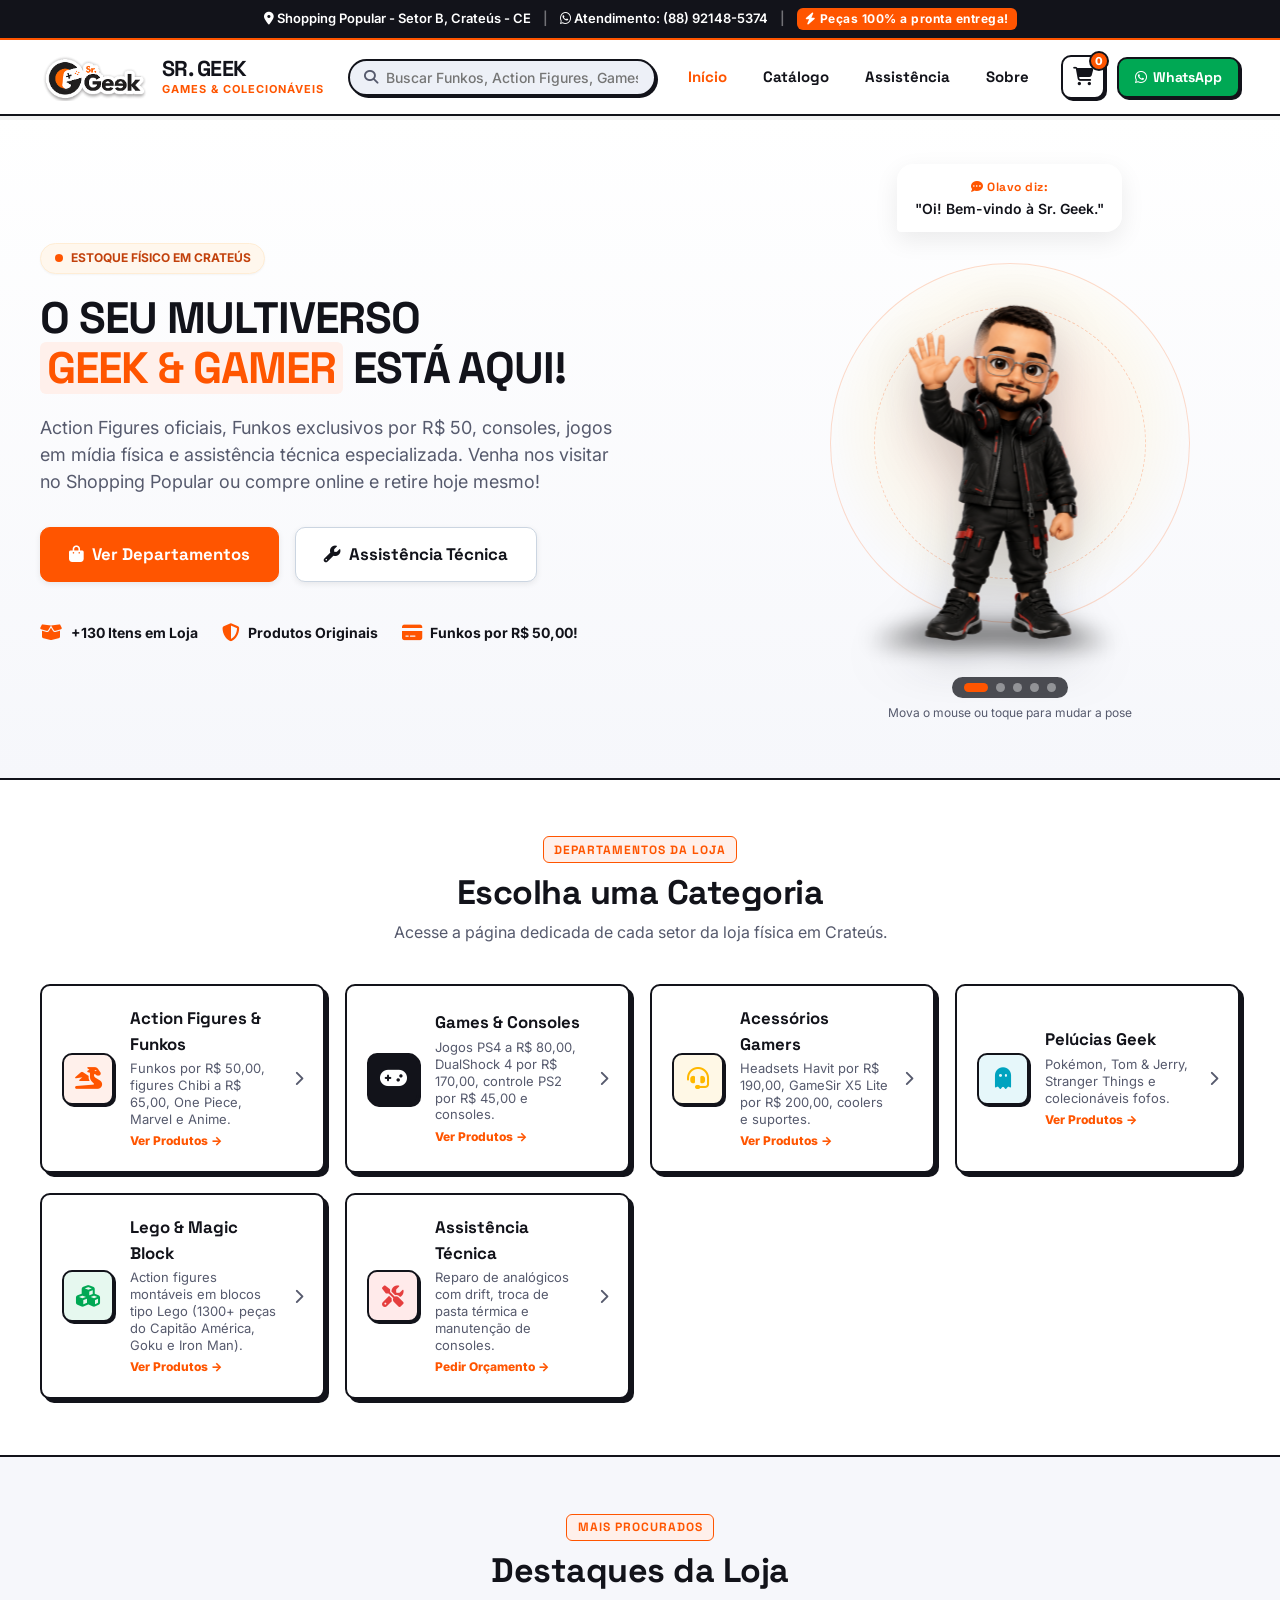
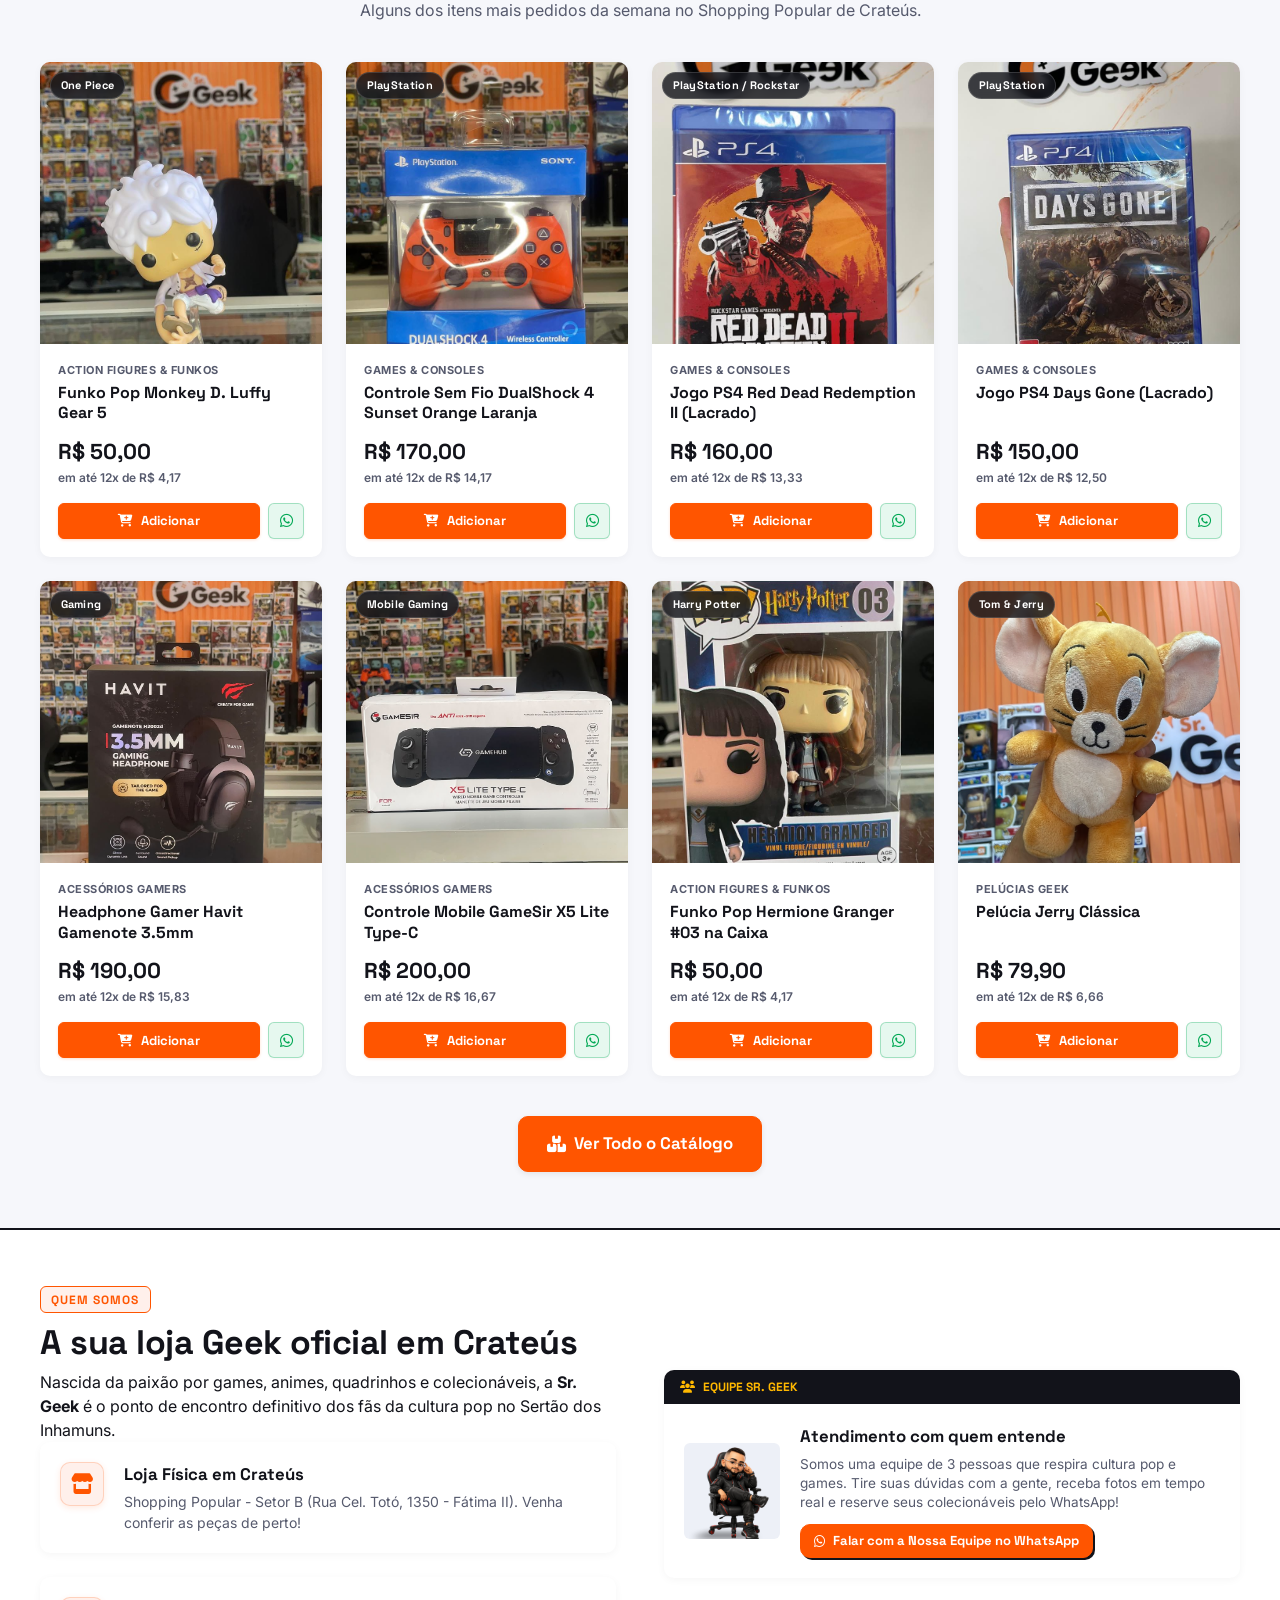
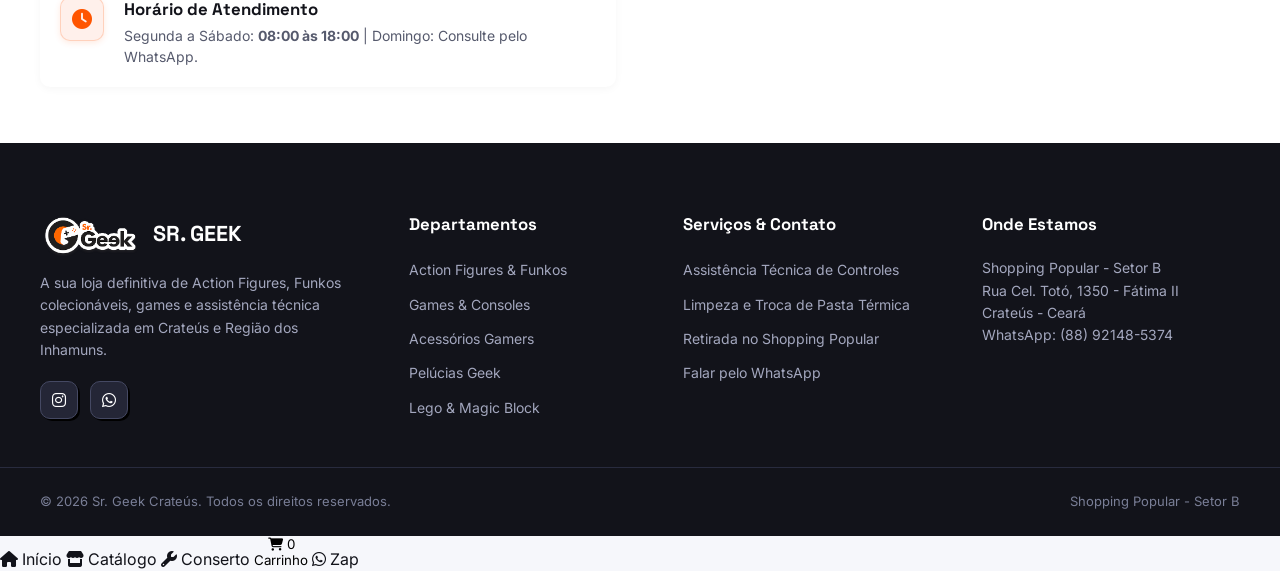
<file: index.html>
<!DOCTYPE html>
<html lang="pt-BR">
<head>
  <meta charset="UTF-8">
  <meta name="viewport" content="width=device-width, initial-scale=1.0">
  <title>Sr. Geek | Sua Loja Geek, Colecionáveis & Assistência Gamer em Crateús</title>
  <meta name="description" content="A melhor loja geek de Crateús-CE. Funkos originais por R$ 50, Action Figures, jogos de PS4 por R$ 80, controles e assistência gamer especializada.">
  <link rel="icon" type="image/png" href="assets/logo-srgeek.png">
  
  <!-- Google Fonts: Space Grotesk & Inter -->
  <link rel="preconnect" href="https://fonts.googleapis.com">
  <link rel="preconnect" href="https://fonts.gstatic.com" crossorigin>
  <link href="https://fonts.googleapis.com/css2?family=Inter:wght@400;500;600;700&family=Space+Grotesk:wght@600;700;800&display=swap" rel="stylesheet">
  
  <!-- Font Awesome Icons -->
  <link rel="stylesheet" href="https://cdnjs.cloudflare.com/ajax/libs/font-awesome/6.5.1/css/all.min.css">
  
  <!-- Custom Stylesheet -->
  <link rel="stylesheet" href="style.css">
</head>
<body class="page-home">

  <!-- Top Announcement Bar -->
  <div class="announcement-bar">
    <div class="container announcement-content">
      <span><i class="fa-solid fa-location-dot"></i> Shopping Popular - Setor B, Crateús - CE</span>
      <span class="divider">|</span>
      <span><i class="fa-brands fa-whatsapp"></i> Atendimento: (88) 92148-5374</span>
      <span class="divider">|</span>
      <span class="tag-alert"><i class="fa-solid fa-bolt"></i> Peças 100% a pronta entrega!</span>
    </div>
  </div>

  <!-- Main Navigation Header -->
  <header class="navbar" id="navbar">
    <div class="container nav-container">
      
      <!-- Brand Logo -->
      <a href="index.html" class="nav-brand" aria-label="Sr. Geek Início">
        <img src="assets/logo-srgeek.png" alt="Logo Sr. Geek" class="brand-img" onerror="this.src='assets/logo-srgeek-alt.png'">
        <div class="brand-text">
          <span class="brand-name">SR. GEEK</span>
          <span class="brand-sub">GAMES & COLECIONÁVEIS</span>
        </div>
      </a>

      <!-- Search Bar in Header -->
      <div class="nav-search">
        <div class="search-input-wrapper">
          <i class="fa-solid fa-magnifying-glass search-icon"></i>
          <input type="text" id="global-search-input" placeholder="Buscar Funkos, Action Figures, Games..." aria-label="Buscar produtos">
          <button type="button" id="clear-search-btn" class="clear-search-btn" aria-label="Limpar busca" style="display:none;">
            <i class="fa-solid fa-xmark"></i>
          </button>
        </div>
      </div>

      <!-- Navigation Links -->
      <nav class="nav-menu" id="nav-menu">
        <a href="index.html" class="nav-link active">Início</a>
        <a href="catalogo.html" class="nav-link">Catálogo</a>
        <a href="assistencia.html" class="nav-link">Assistência</a>
        <a href="sobre.html" class="nav-link">Sobre</a>
      </nav>

      <!-- Nav Actions (Cart & WhatsApp) -->
      <div class="nav-actions">
        <button type="button" class="cart-btn-trigger" id="cart-toggle-btn" aria-label="Ver Carrinho de Compras">
          <i class="fa-solid fa-cart-shopping"></i>
          <span class="cart-badge" id="cart-badge-count">0</span>
        </button>

        <a href="https://wa.me/5588921485374" target="_blank" rel="noopener noreferrer" class="btn btn-whatsapp-nav" aria-label="Chamar no WhatsApp">
          <i class="fa-brands fa-whatsapp"></i>
          <span class="nav-wa-text">WhatsApp</span>
        </a>

        <button type="button" class="mobile-toggle" id="mobile-menu-toggle" aria-label="Abrir Menu">
          <i class="fa-solid fa-bars"></i>
        </button>
      </div>

    </div>
  </header>

  <!-- Hero Section -->
  <section class="hero-section" id="inicio">
    <div class="container hero-grid">
      <div class="hero-content">
        <div class="hero-pill">
          <span class="pill-dot"></span>
          <span>ESTOQUE FÍSICO EM CRATEÚS</span>
        </div>
        <h1 class="hero-title">
          O SEU MULTIVERSO <span class="highlight-orange">GEEK & GAMER</span> ESTÁ AQUI!
        </h1>
        <p class="hero-desc">
          Action Figures oficiais, Funkos exclusivos por R$ 50, consoles, jogos em mídia física e assistência técnica especializada. Venha nos visitar no Shopping Popular ou compre online e retire hoje mesmo!
        </p>
        <div class="hero-actions">
          <a href="#categorias-loja" class="btn btn-primary btn-lg">
            <i class="fa-solid fa-bag-shopping"></i> Ver Departamentos
          </a>
          <a href="assistencia.html" class="btn btn-outline btn-lg">
            <i class="fa-solid fa-wrench"></i> Assistência Técnica
          </a>
        </div>
        <div class="hero-badges">
          <div class="h-badge">
            <i class="fa-solid fa-box-open"></i>
            <span>+130 Itens em Loja</span>
          </div>
          <div class="h-badge">
            <i class="fa-solid fa-shield-halved"></i>
            <span>Produtos Originais</span>
          </div>
          <div class="h-badge">
            <i class="fa-solid fa-credit-card"></i>
            <span>Funkos por R$ 50,00!</span>
          </div>
        </div>

        
      </div>

      <!-- Hero Visual (Mascot Stage) -->
      <div class="hero-visual mascot-stage" id="mascot-stage">
        <div class="mascot-orbit" aria-hidden="true"></div>
        <div class="mascot-speech" id="mascot-speech">
          <span class="speech-title"><i class="fa-solid fa-comment-dots"></i> Olavo diz:</span>
          <p class="speech-text" id="mascot-speech-text">"Oi! Bem-vindo à Sr. Geek."</p>
        </div>
        <img src="assets/mascot-waving.png" id="hero-mascot-img" class="hero-mascot-img" alt="Olavo, mascote da Sr. Geek">
        <div class="pose-controls" id="pose-controls" aria-label="Escolher pose do Olavo">
          <button type="button" class="pose-btn active" data-index="0" aria-label="Pose 1: Boas-vindas"></button>
          <button type="button" class="pose-btn" data-index="1" aria-label="Pose 2: Achados Gamers"></button>
          <button type="button" class="pose-btn" data-index="2" aria-label="Pose 3: Jogar e Colecionar"></button>
          <button type="button" class="pose-btn" data-index="3" aria-label="Pose 4: Próximo Item"></button>
          <button type="button" class="pose-btn" data-index="4" aria-label="Pose 5: Atendimento"></button>
        </div>
        <span class="interactive-hint">Mova o mouse ou toque para mudar a pose</span>
      </div>
    </div>
  </section>

  <!-- Categories Showcase Section -->
  <section class="quick-categories-section" id="categorias-loja">
    <div class="container">
      <div class="section-head">
        <span class="section-tag">DEPARTAMENTOS DA LOJA</span>
        <h2 class="section-title">Escolha uma Categoria</h2>
        <p class="section-subtitle">Acesse a página dedicada de cada setor da loja física em Crateús.</p>
      </div>

      <div class="category-cards-grid">
        <!-- Action Figures & Funkos -->
        <a href="catalogo.html?categoria=Action%20Figures%20%26%20Funkos" class="cat-card">
          <div class="cat-icon-box orange">
            <i class="fa-solid fa-dragon"></i>
          </div>
          <div class="cat-info">
            <h3 class="cat-title">Action Figures & Funkos</h3>
            <p class="cat-desc">Funkos por R$ 50,00, figures Chibi a R$ 65,00, One Piece, Marvel e Anime.</p>
            <span style="display:inline-block; margin-top:4px; font-size:0.75rem; font-weight:800; color:var(--color-primary);">Ver Produtos &rarr;</span>
          </div>
          <i class="fa-solid fa-chevron-right cat-arrow"></i>
        </a>

        <!-- Games & Consoles -->
        <a href="catalogo.html?categoria=Games%20%26%20Consoles" class="cat-card">
          <div class="cat-icon-box dark">
            <i class="fa-solid fa-gamepad"></i>
          </div>
          <div class="cat-info">
            <h3 class="cat-title">Games & Consoles</h3>
            <p class="cat-desc">Jogos PS4 a R$ 80,00, DualShock 4 por R$ 170,00, controle PS2 por R$ 45,00 e consoles.</p>
            <span style="display:inline-block; margin-top:4px; font-size:0.75rem; font-weight:800; color:var(--color-primary);">Ver Produtos &rarr;</span>
          </div>
          <i class="fa-solid fa-chevron-right cat-arrow"></i>
        </a>

        <!-- Acessórios Gamers -->
        <a href="catalogo.html?categoria=Acess%C3%B3rios%20Gamers" class="cat-card">
          <div class="cat-icon-box yellow">
            <i class="fa-solid fa-headset"></i>
          </div>
          <div class="cat-info">
            <h3 class="cat-title">Acessórios Gamers</h3>
            <p class="cat-desc">Headsets Havit por R$ 190,00, GameSir X5 Lite por R$ 200,00, coolers e suportes.</p>
            <span style="display:inline-block; margin-top:4px; font-size:0.75rem; font-weight:800; color:var(--color-primary);">Ver Produtos &rarr;</span>
          </div>
          <i class="fa-solid fa-chevron-right cat-arrow"></i>
        </a>

        <!-- Pelúcias Geek -->
        <a href="catalogo.html?categoria=Pel%C3%BAcias%20Geek" class="cat-card">
          <div class="cat-icon-box cyan">
            <i class="fa-solid fa-ghost"></i>
          </div>
          <div class="cat-info">
            <h3 class="cat-title">Pelúcias Geek</h3>
            <p class="cat-desc">Pokémon, Tom & Jerry, Stranger Things e colecionáveis fofos.</p>
            <span style="display:inline-block; margin-top:4px; font-size:0.75rem; font-weight:800; color:var(--color-primary);">Ver Produtos &rarr;</span>
          </div>
          <i class="fa-solid fa-chevron-right cat-arrow"></i>
        </a>

        <!-- Lego & Magic Block -->
        <a href="catalogo.html?categoria=Lego%20%26%20Magic%20Block" class="cat-card">
          <div class="cat-icon-box green">
            <i class="fa-solid fa-cubes"></i>
          </div>
          <div class="cat-info">
            <h3 class="cat-title">Lego & Magic Block</h3>
            <p class="cat-desc">Action figures montáveis em blocos tipo Lego (1300+ peças do Capitão América, Goku e Iron Man).</p>
            <span style="display:inline-block; margin-top:4px; font-size:0.75rem; font-weight:800; color:var(--color-primary);">Ver Produtos &rarr;</span>
          </div>
          <i class="fa-solid fa-chevron-right cat-arrow"></i>
        </a>

        <!-- Assistência Técnica -->
        <a href="assistencia.html" class="cat-card">
          <div class="cat-icon-box red">
            <i class="fa-solid fa-screwdriver-wrench"></i>
          </div>
          <div class="cat-info">
            <h3 class="cat-title">Assistência Técnica</h3>
            <p class="cat-desc">Reparo de analógicos com drift, troca de pasta térmica e manutenção de consoles.</p>
            <span style="display:inline-block; margin-top:4px; font-size:0.75rem; font-weight:800; color:var(--color-primary);">Pedir Orçamento &rarr;</span>
          </div>
          <i class="fa-solid fa-chevron-right cat-arrow"></i>
        </a>
      </div>
    </div>
  </section>

  <!-- Destaques Rápidos da Loja -->
  <section class="catalog-section" style="padding: 3.5rem 0;">
    <div class="container">
      <div class="section-head">
        <span class="section-tag">MAIS PROCURADOS</span>
        <h2 class="section-title">Destaques da Loja</h2>
        <p class="section-subtitle">Alguns dos itens mais pedidos da semana no Shopping Popular de Crateús.</p>
      </div>

      <div class="products-grid" id="home-featured-grid">
        <!-- Populado dinamicamente via main.js -->
      </div>

      <div style="text-align: center; margin-top: 2.5rem;">
        <a href="catalogo.html" class="btn btn-primary btn-lg">
          <i class="fa-solid fa-boxes-stacked"></i> Ver Todo o Catálogo
        </a>
      </div>
    </div>
  </section>

  <!-- Seção Sobre Nós & Olavo -->
  <section class="sobre-section" id="sobre" style="padding: 3.5rem 0; border-top: var(--border-main); background-color: var(--bg-surface);">
    <div class="container">
      <div class="sobre-grid">
        <div class="sobre-info-col">
          <span class="section-tag">QUEM SOMOS</span>
          <h2 class="section-title">A sua loja Geek oficial em Crateús</h2>
          <p class="sobre-text">
            Nascida da paixão por games, animes, quadrinhos e colecionáveis, a <strong>Sr. Geek</strong> é o ponto de encontro definitivo dos fãs da cultura pop no Sertão dos Inhamuns. 
          </p>

          <div class="sobre-card-info">
            <div class="sci-item">
              <div class="sci-icon"><i class="fa-solid fa-store"></i></div>
              <div>
                <h4>Loja Física em Crateús</h4>
                <p>Shopping Popular - Setor B (Rua Cel. Totó, 1350 - Fátima II). Venha conferir as peças de perto!</p>
              </div>
            </div>

            <div class="sci-item">
              <div class="sci-icon"><i class="fa-solid fa-clock"></i></div>
              <div>
                <h4>Horário de Atendimento</h4>
                <p>Segunda a Sábado: <strong>08:00 às 18:00</strong> | Domingo: Consulte pelo WhatsApp.</p>
              </div>
            </div>
          </div>
        </div>

        <!-- Boss Showcase Card -->
        <div class="sobre-right-col">
          <div class="boss-chair-card">
            <div class="bcc-badge"><i class="fa-solid fa-users"></i> EQUIPE SR. GEEK</div>
            <div class="bcc-body">
              <div class="bcc-img-wrap">
                <img src="assets/mascot-chair.png" alt="Olavo e a Equipe Sr. Geek" class="boss-chair-photo">
              </div>
              <div class="bcc-text">
                <h4>Atendimento com quem entende</h4>
                <p>Somos uma equipe de 3 pessoas que respira cultura pop e games. Tire suas dúvidas com a gente, receba fotos em tempo real e reserve seus colecionáveis pelo WhatsApp!</p>
                <a href="https://wa.me/5588921485374" target="_blank" rel="noopener noreferrer" class="btn btn-primary btn-sm">
                  <i class="fa-brands fa-whatsapp"></i> Falar com a Nossa Equipe no WhatsApp
                </a>
              </div>
            </div>
          </div>
        </div>
      </div>
    </div>
  </section>

  <!-- Footer -->
  <footer class="site-footer">
    <div class="container footer-grid">
      <div class="footer-col brand-col">
        <div class="footer-brand">
          <img src="assets/logo-srgeek.png" alt="Sr. Geek Logo" class="footer-logo">
          <span class="footer-brand-name">SR. GEEK</span>
        </div>
        <p class="footer-about">
          A sua loja definitiva de Action Figures, Funkos colecionáveis, games e assistência técnica especializada em Crateús e Região dos Inhamuns.
        </p>
        <div class="footer-social">
          <a href="https://instagram.com/srgeekcrateus" target="_blank" rel="noopener noreferrer" aria-label="Instagram"><i class="fa-brands fa-instagram"></i></a>
          <a href="https://wa.me/5588921485374" target="_blank" rel="noopener noreferrer" aria-label="WhatsApp"><i class="fa-brands fa-whatsapp"></i></a>
        </div>
      </div>

      <div class="footer-col">
        <h4 class="footer-heading">Departamentos</h4>
        <ul class="footer-links">
          <li><a href="catalogo.html?categoria=Action%20Figures%20%26%20Funkos">Action Figures & Funkos</a></li>
          <li><a href="catalogo.html?categoria=Games%20%26%20Consoles">Games & Consoles</a></li>
          <li><a href="catalogo.html?categoria=Acess%C3%B3rios%20Gamers">Acessórios Gamers</a></li>
          <li><a href="catalogo.html?categoria=Pel%C3%BAcias%20Geek">Pelúcias Geek</a></li>
          <li><a href="catalogo.html?categoria=Lego%20%26%20Magic%20Block">Lego & Magic Block</a></li>
        </ul>
      </div>

      <div class="footer-col">
        <h4 class="footer-heading">Serviços & Contato</h4>
        <ul class="footer-links">
          <li><a href="assistencia.html">Assistência Técnica de Controles</a></li>
          <li><a href="assistencia.html">Limpeza e Troca de Pasta Térmica</a></li>
          <li><a href="sobre.html">Retirada no Shopping Popular</a></li>
          <li><a href="https://wa.me/5588921485374" target="_blank">Falar pelo WhatsApp</a></li>
        </ul>
      </div>

      <div class="footer-col">
        <h4 class="footer-heading">Onde Estamos</h4>
        <p class="footer-address">
          Shopping Popular - Setor B<br>
          Rua Cel. Totó, 1350 - Fátima II<br>
          Crateús - Ceará<br>
          WhatsApp: (88) 92148-5374
        </p>
      </div>
    </div>

    <div class="footer-bottom">
      <div class="container fb-content">
        <span>&copy; 2026 Sr. Geek Crateús. Todos os direitos reservados.</span>
        <span>Shopping Popular - Setor B</span>
      </div>
    </div>
  </footer>

  <!-- Cart Drawer Overlay -->
  <div class="cart-drawer-overlay" id="cart-drawer-overlay">
    <aside class="cart-drawer" id="cart-drawer" aria-label="Carrinho de Compras">
      <div class="cart-drawer-header">
        <div class="cart-header-title">
          <i class="fa-solid fa-cart-shopping"></i>
          <h3>Seu Carrinho</h3>
          <span class="cart-counter-text" id="cart-items-counter">(0 itens)</span>
        </div>
        <button type="button" class="btn-close-drawer" id="btn-close-cart" aria-label="Fechar Carrinho">
          <i class="fa-solid fa-xmark"></i>
        </button>
      </div>

      <div class="cart-drawer-body" id="cart-items-list">
        <!-- Itens do Carrinho via JS -->
      </div>

      <div class="cart-drawer-footer">
        <div class="cart-summary-box">
          <div class="cart-summary-row">
            <span>Subtotal:</span>
            <strong id="cart-subtotal">R$ 0,00</strong>
          </div>
          <div class="cart-summary-row delivery-row">
            <span>Retirada no Shopping Popular:</span>
            <span class="badge-free">GRÁTIS</span>
          </div>
          <div class="cart-summary-row total-row">
            <span>Total:</span>
            <strong class="total-value" id="cart-total-price">R$ 0,00</strong>
          </div>
        </div>

        <div class="cart-action-buttons">
          <button type="button" class="btn btn-whatsapp-checkout btn-block" id="btn-checkout-whatsapp">
            <i class="fa-brands fa-whatsapp"></i> Finalizar Pedido no WhatsApp
          </button>
          <button type="button" class="btn btn-outline btn-block" id="btn-checkout-online">
            <i class="fa-regular fa-credit-card"></i> Pagar Online (Cartão / Pix)
          </button>
        </div>

        <button type="button" class="btn-clear-cart" id="btn-clear-cart">
          <i class="fa-regular fa-trash-can"></i> Esvaziar Carrinho
        </button>
      </div>
    </aside>
  </div>

  <!-- Product Details Quick View Modal -->
  <div class="modal-backdrop" id="product-modal-backdrop" style="display:none;">
    <div class="product-modal-dialog">
      <button type="button" class="modal-close-btn" id="btn-close-product-modal" aria-label="Fechar Modal">
        <i class="fa-solid fa-xmark"></i>
      </button>
      <div id="product-modal-content">
        <!-- Conteúdo preenchido via JavaScript -->
      </div>
    </div>
  </div>

  <!-- Em Breve Pagamento Online Modal -->
  <div class="modal-backdrop" id="em-breve-modal-backdrop" style="display:none;">
    <div class="simple-modal-dialog">
      <button type="button" class="modal-close-btn" id="btn-close-em-breve-modal" aria-label="Fechar Modal">
        <i class="fa-solid fa-xmark"></i>
      </button>
      <div class="em-breve-content">
        <div class="em-breve-icon-wrap">
          <i class="fa-solid fa-credit-card"></i>
        </div>
        <h3>Pagamento Direto pelo Site</h3>
        <p>
          Nosso gateway de pagamento digital automático está em fase de homologação e estará disponível em breve!
        </p>
        <div class="em-breve-notice">
          <strong>Como comprar agora?</strong><br>
          Clique no botão abaixo para enviar sua lista pronta direto para nossa equipe pelo WhatsApp. Aceitamos Pix, cartões e dinheiro para retirada imediata no Shopping Popular de Crateús!
        </div>
        <div class="em-breve-actions">
          <button type="button" class="btn btn-whatsapp-checkout btn-block" id="btn-em-breve-to-whatsapp">
            <i class="fa-brands fa-whatsapp"></i> Concluir Pedido no WhatsApp
          </button>
          <button type="button" class="btn btn-outline btn-block" id="btn-em-breve-close">
            Continuar Navegando
          </button>
        </div>
      </div>
    </div>
  </div>

  <!-- Toast Notification Container -->
  <div class="toast-container" id="toast-container"></div>

  <!-- Mobile Bottom Sticky Navigation Bar -->
  <nav class="mobile-bottom-bar" aria-label="Navegação Rápida Mobile">
    <a href="index.html" class="mbb-item active" aria-label="Início">
      <i class="fa-solid fa-house"></i>
      <span>Início</span>
    </a>
    <a href="catalogo.html" class="mbb-item" aria-label="Catálogo">
      <i class="fa-solid fa-store"></i>
      <span>Catálogo</span>
    </a>
    <a href="assistencia.html" class="mbb-item" aria-label="Assistência">
      <i class="fa-solid fa-wrench"></i>
      <span>Conserto</span>
    </a>
    <button type="button" class="mbb-item mbb-cart-btn" id="mbb-cart-toggle-btn" aria-label="Ver Carrinho">
      <div class="mbb-cart-icon-wrap">
        <i class="fa-solid fa-cart-shopping"></i>
        <span class="mbb-cart-badge" id="mbb-cart-badge-count">0</span>
      </div>
      <span>Carrinho</span>
    </button>
    <a href="https://wa.me/5588921485374" target="_blank" rel="noopener noreferrer" class="mbb-item mbb-wa" aria-label="WhatsApp">
      <i class="fa-brands fa-whatsapp"></i>
      <span>Zap</span>
    </a>
  </nav>

  <!-- Scripts -->
  <script src="products-data.js"></script>
  <script src="main.js"></script>
</body>
</html>
</file>
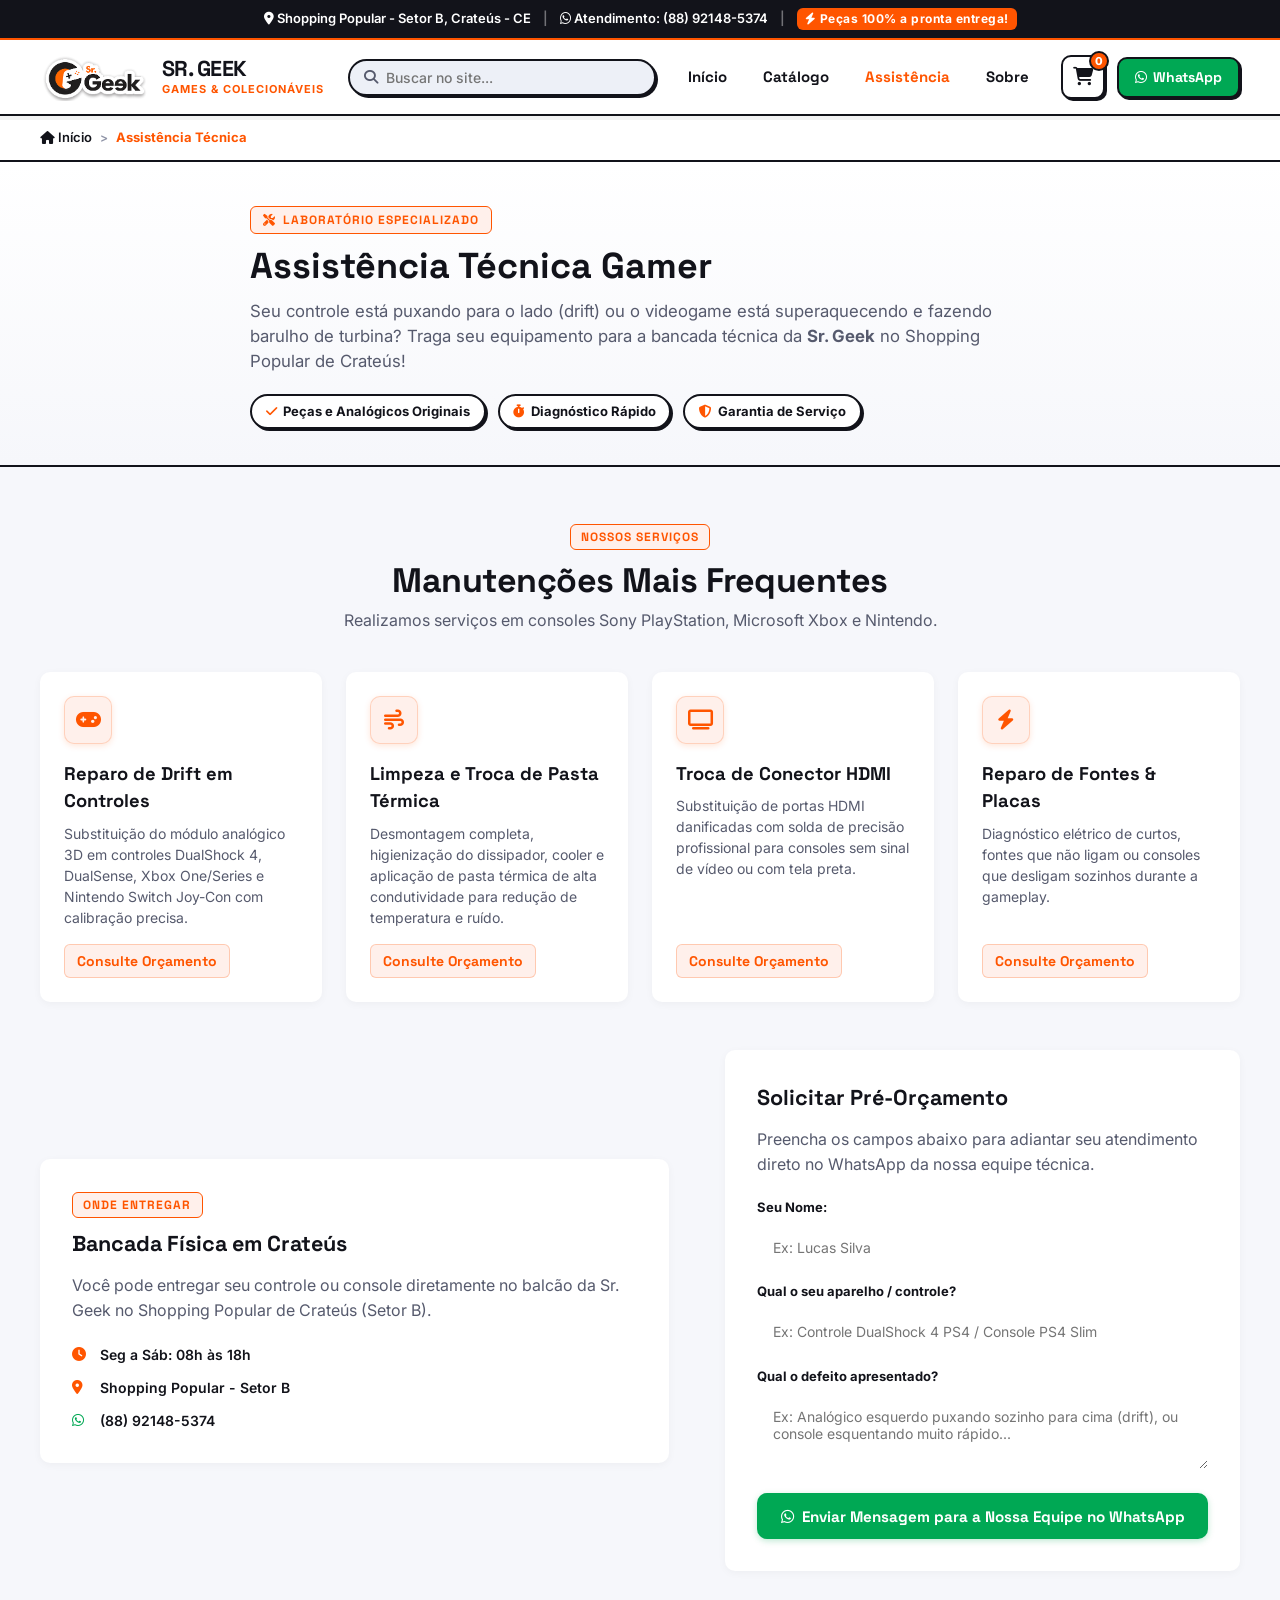
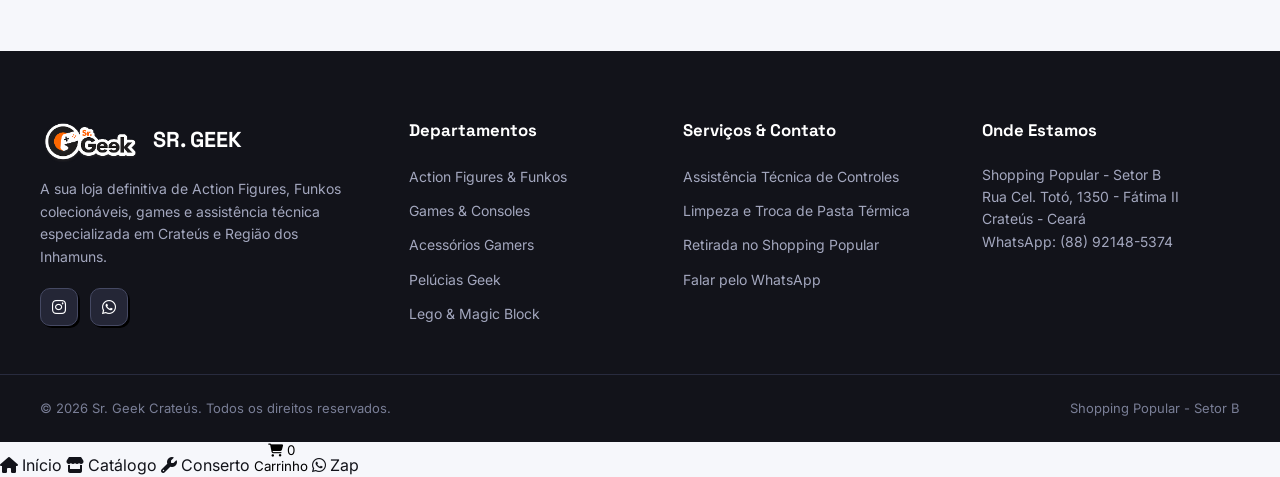
<file: assistencia.html>
<!DOCTYPE html>
<html lang="pt-BR">
<head>
  <meta charset="UTF-8">
  <meta name="viewport" content="width=device-width, initial-scale=1.0">
  <title>Assistência Técnica Gamer | Sr. Geek Crateús</title>
  <meta name="description" content="Assistência técnica especializada em consoles e controles em Crateús-CE. Troca de analógicos com drift em PS4 e Xbox, limpeza completa e troca de pasta térmica.">
  <link rel="icon" type="image/png" href="assets/logo-srgeek.png">
  
  <link rel="preconnect" href="https://fonts.googleapis.com">
  <link rel="preconnect" href="https://fonts.gstatic.com" crossorigin>
  <link href="https://fonts.googleapis.com/css2?family=Inter:wght@400;500;600;700&family=Space+Grotesk:wght@600;700;800&display=swap" rel="stylesheet">
  <link rel="stylesheet" href="https://cdnjs.cloudflare.com/ajax/libs/font-awesome/6.5.1/css/all.min.css">
  <link rel="stylesheet" href="style.css">
</head>
<body>

  <div class="announcement-bar">
    <div class="container announcement-content">
      <span><i class="fa-solid fa-location-dot"></i> Shopping Popular - Setor B, Crateús - CE</span>
      <span class="divider">|</span>
      <span><i class="fa-brands fa-whatsapp"></i> Atendimento: (88) 92148-5374</span>
      <span class="divider">|</span>
      <span class="tag-alert"><i class="fa-solid fa-bolt"></i> Peças 100% a pronta entrega!</span>
    </div>
  </div>

  <header class="navbar" id="navbar">
    <div class="container nav-container">
      <a href="index.html" class="nav-brand" aria-label="Sr. Geek Início">
        <img src="assets/logo-srgeek.png" alt="Logo Sr. Geek" class="brand-img" onerror="this.src='assets/logo-srgeek-alt.png'">
        <div class="brand-text">
          <span class="brand-name">SR. GEEK</span>
          <span class="brand-sub">GAMES & COLECIONÁVEIS</span>
        </div>
      </a>

      <div class="nav-search">
        <div class="search-input-wrapper">
          <i class="fa-solid fa-magnifying-glass search-icon"></i>
          <input type="text" id="global-search-input" placeholder="Buscar no site..." aria-label="Buscar produtos">
          <button type="button" id="clear-search-btn" class="clear-search-btn" aria-label="Limpar busca" style="display:none;">
            <i class="fa-solid fa-xmark"></i>
          </button>
        </div>
      </div>

      <nav class="nav-menu" id="nav-menu">
        <a href="index.html" class="nav-link">Início</a>
        
        <a href="catalogo.html" class="nav-link">Catálogo</a>
        <a href="assistencia.html" class="nav-link active">Assistência</a>
        <a href="sobre.html" class="nav-link">Sobre</a>
      </nav>

      <div class="nav-actions">
        <button type="button" class="cart-btn-trigger" id="cart-toggle-btn" aria-label="Ver Carrinho de Compras">
          <i class="fa-solid fa-cart-shopping"></i>
          <span class="cart-badge" id="cart-badge-count">0</span>
        </button>

        <a href="https://wa.me/5588921485374" target="_blank" rel="noopener noreferrer" class="btn btn-whatsapp-nav" aria-label="Chamar no WhatsApp">
          <i class="fa-brands fa-whatsapp"></i>
          <span class="nav-wa-text">WhatsApp</span>
        </a>

        <button type="button" class="mobile-toggle" id="mobile-menu-toggle" aria-label="Abrir Menu">
          <i class="fa-solid fa-bars"></i>
        </button>
      </div>
    </div>
  </header>

  <div class="breadcrumb-section">
    <div class="container">
      <ul class="breadcrumb-list">
        <li><a href="index.html"><i class="fa-solid fa-house"></i> Início</a></li>
        <li class="separator">&gt;</li>
        <li class="current">Assistência Técnica</li>
      </ul>
    </div>
  </div>

  <section class="category-header-banner">
    <div class="container ch-content">
      <span class="ch-tag"><i class="fa-solid fa-screwdriver-wrench"></i> LABORATÓRIO ESPECIALIZADO</span>
      <h1 class="ch-title">Assistência Técnica Gamer</h1>
      <p class="ch-desc">
        Seu controle está puxando para o lado (drift) ou o videogame está superaquecendo e fazendo barulho de turbina? Traga seu equipamento para a bancada técnica da <strong>Sr. Geek</strong> no Shopping Popular de Crateús!
      </p>
      <div class="ch-badges">
        <span class="ch-badge"><i class="fa-solid fa-check"></i> Peças e Analógicos Originais</span>
        <span class="ch-badge"><i class="fa-solid fa-stopwatch"></i> Diagnóstico Rápido</span>
        <span class="ch-badge"><i class="fa-solid fa-shield-halved"></i> Garantia de Serviço</span>
      </div>
    </div>
  </section>

  <main style="padding: 3.5rem 0 5rem;">
    <div class="container">

      <!-- Serviços Oferecidos -->
      <div class="section-head">
        <span class="section-tag">NOSSOS SERVIÇOS</span>
        <h2 class="section-title">Manutenções Mais Frequentes</h2>
        <p class="section-subtitle">Realizamos serviços em consoles Sony PlayStation, Microsoft Xbox e Nintendo.</p>
      </div>

      <div class="services-cards-grid">
        <div class="service-card">
          <div class="service-card-icon"><i class="fa-solid fa-gamepad"></i></div>
          <h3 class="service-card-title">Reparo de Drift em Controles</h3>
          <p class="service-card-desc">Substituição do módulo analógico 3D em controles DualShock 4, DualSense, Xbox One/Series e Nintendo Switch Joy-Con com calibração precisa.</p>
          <span class="service-card-price">Consulte Orçamento</span>
        </div>

        <div class="service-card">
          <div class="service-card-icon"><i class="fa-solid fa-wind"></i></div>
          <h3 class="service-card-title">Limpeza e Troca de Pasta Térmica</h3>
          <p class="service-card-desc">Desmontagem completa, higienização do dissipador, cooler e aplicação de pasta térmica de alta condutividade para redução de temperatura e ruído.</p>
          <span class="service-card-price">Consulte Orçamento</span>
        </div>

        <div class="service-card">
          <div class="service-card-icon"><i class="fa-solid fa-tv"></i></div>
          <h3 class="service-card-title">Troca de Conector HDMI</h3>
          <p class="service-card-desc">Substituição de portas HDMI danificadas com solda de precisão profissional para consoles sem sinal de vídeo ou com tela preta.</p>
          <span class="service-card-price">Consulte Orçamento</span>
        </div>

        <div class="service-card">
          <div class="service-card-icon"><i class="fa-solid fa-bolt"></i></div>
          <h3 class="service-card-title">Reparo de Fontes & Placas</h3>
          <p class="service-card-desc">Diagnóstico elétrico de curtos, fontes que não ligam ou consoles que desligam sozinhos durante a gameplay.</p>
          <span class="service-card-price">Consulte Orçamento</span>
        </div>
      </div>

      <!-- Formulário de Contato / Orçamento -->
      <div class="assistencia-grid">
        <div class="assist-info-box">
          <span class="section-tag">ONDE ENTREGAR</span>
          <h3>Bancada Física em Crateús</h3>
          <p>
            Você pode entregar seu controle ou console diretamente no balcão da Sr. Geek no Shopping Popular de Crateús (Setor B).
          </p>
          <ul class="assist-info-list">
            <li><i class="fa-solid fa-clock"></i> Seg a Sáb: 08h às 18h</li>
            <li><i class="fa-solid fa-location-dot"></i> Shopping Popular - Setor B</li>
            <li><i class="fa-brands fa-whatsapp"></i> (88) 92148-5374</li>
          </ul>
        </div>

        <div class="assist-form-box">
          <h3>Solicitar Pré-Orçamento</h3>
          <p>Preencha os campos abaixo para adiantar seu atendimento direto no WhatsApp da nossa equipe técnica.</p>

          <form id="assist-form" class="assist-form">
            <div class="form-group" style="margin-bottom:1rem;">
              <label for="assist-name" class="form-label">Seu Nome:</label>
              <input type="text" id="assist-name" class="form-input" placeholder="Ex: Lucas Silva" required>
            </div>

            <div class="form-group" style="margin-bottom:1rem;">
              <label for="assist-device" class="form-label">Qual o seu aparelho / controle?</label>
              <input type="text" id="assist-device" class="form-input" placeholder="Ex: Controle DualShock 4 PS4 / Console PS4 Slim" required>
            </div>

            <div class="form-group" style="margin-bottom:1.5rem;">
              <label for="assist-problem" class="form-label">Qual o defeito apresentado?</label>
              <textarea id="assist-problem" class="form-textarea" rows="3" placeholder="Ex: Analógico esquerdo puxando sozinho para cima (drift), ou console esquentando muito rápido..." required></textarea>
            </div>

            <button type="submit" class="btn btn-whatsapp-checkout btn-block" style="justify-content:center;">
              <i class="fa-brands fa-whatsapp"></i> Enviar Mensagem para a Nossa Equipe no WhatsApp
            </button>
          </form>
        </div>
      </div>

    </div>
  </main>

  <footer class="site-footer">
    <div class="container footer-grid">
      <div class="footer-col brand-col">
        <div class="footer-brand">
          <img src="assets/logo-srgeek.png" alt="Sr. Geek Logo" class="footer-logo">
          <span class="footer-brand-name">SR. GEEK</span>
        </div>
        <p class="footer-about">
          A sua loja definitiva de Action Figures, Funkos colecionáveis, games e assistência técnica especializada em Crateús e Região dos Inhamuns.
        </p>
        <div class="footer-social">
          <a href="https://instagram.com/srgeekcrateus" target="_blank" rel="noopener noreferrer" aria-label="Instagram"><i class="fa-brands fa-instagram"></i></a>
          <a href="https://wa.me/5588921485374" target="_blank" rel="noopener noreferrer" aria-label="WhatsApp"><i class="fa-brands fa-whatsapp"></i></a>
        </div>
      </div>

      <div class="footer-col">
        <h4 class="footer-heading">Departamentos</h4>
        <ul class="footer-links">
          <li><a href="catalogo.html?categoria=Action%20Figures%20%26%20Funkos">Action Figures & Funkos</a></li>
          <li><a href="catalogo.html?categoria=Games%20%26%20Consoles">Games & Consoles</a></li>
          <li><a href="catalogo.html?categoria=Acess%C3%B3rios%20Gamers">Acessórios Gamers</a></li>
          <li><a href="catalogo.html?categoria=Pel%C3%BAcias%20Geek">Pelúcias Geek</a></li>
          <li><a href="catalogo.html?categoria=Lego%20%26%20Magic%20Block">Lego & Magic Block</a></li>
        </ul>
      </div>

      <div class="footer-col">
        <h4 class="footer-heading">Serviços & Contato</h4>
        <ul class="footer-links">
          <li><a href="assistencia.html">Assistência Técnica de Controles</a></li>
          <li><a href="assistencia.html">Limpeza e Troca de Pasta Térmica</a></li>
          <li><a href="sobre.html">Retirada no Shopping Popular</a></li>
          <li><a href="https://wa.me/5588921485374" target="_blank">Falar pelo WhatsApp</a></li>
        </ul>
      </div>

      <div class="footer-col">
        <h4 class="footer-heading">Onde Estamos</h4>
        <p class="footer-address">
          Shopping Popular - Setor B<br>
          Rua Cel. Totó, 1350 - Fátima II<br>
          Crateús - Ceará<br>
          WhatsApp: (88) 92148-5374
        </p>
      </div>
    </div>

    <div class="footer-bottom">
      <div class="container fb-content">
        <span>&copy; 2026 Sr. Geek Crateús. Todos os direitos reservados.</span>
        <span>Shopping Popular - Setor B</span>
      </div>
    </div>
  </footer>

  <!-- Cart Drawer Overlay -->
  <div class="cart-drawer-overlay" id="cart-drawer-overlay">
    <aside class="cart-drawer" id="cart-drawer" aria-label="Carrinho de Compras">
      <div class="cart-drawer-header">
        <div class="cart-header-title">
          <i class="fa-solid fa-cart-shopping"></i>
          <h3>Seu Carrinho</h3>
          <span class="cart-counter-text" id="cart-items-counter">(0 itens)</span>
        </div>
        <button type="button" class="btn-close-drawer" id="btn-close-cart" aria-label="Fechar Carrinho">
          <i class="fa-solid fa-xmark"></i>
        </button>
      </div>
      <div class="cart-drawer-body" id="cart-items-list"></div>
      <div class="cart-drawer-footer">
        <div class="cart-summary-box">
          <div class="cart-summary-row">
            <span>Subtotal:</span>
            <strong id="cart-subtotal">R$ 0,00</strong>
          </div>
          <div class="cart-summary-row delivery-row">
            <span>Retirada no Shopping Popular:</span>
            <span class="badge-free">GRÁTIS</span>
          </div>
          <div class="cart-summary-row total-row">
            <span>Total:</span>
            <strong class="total-value" id="cart-total-price">R$ 0,00</strong>
          </div>
        </div>
        <div class="cart-action-buttons">
          <button type="button" class="btn btn-whatsapp-checkout btn-block" id="btn-checkout-whatsapp">
            <i class="fa-brands fa-whatsapp"></i> Finalizar Pedido no WhatsApp
          </button>
          <button type="button" class="btn btn-outline btn-block" id="btn-checkout-online">
            <i class="fa-regular fa-credit-card"></i> Pagar Online (Cartão / Pix)
          </button>
        </div>
        <button type="button" class="btn-clear-cart" id="btn-clear-cart">
          <i class="fa-regular fa-trash-can"></i> Esvaziar Carrinho
        </button>
      </div>
    </aside>
  </div>

  <div class="toast-container" id="toast-container"></div>

  <nav class="mobile-bottom-bar" aria-label="Navegação Rápida Mobile">
    <a href="index.html" class="mbb-item" aria-label="Início">
      <i class="fa-solid fa-house"></i>
      <span>Início</span>
    </a>
    <a href="catalogo.html" class="mbb-item" aria-label="Catálogo">
      <i class="fa-solid fa-store"></i>
      <span>Catálogo</span>
    </a>
    <a href="assistencia.html" class="mbb-item active" aria-label="Assistência">
      <i class="fa-solid fa-wrench"></i>
      <span>Conserto</span>
    </a>
    <button type="button" class="mbb-item mbb-cart-btn" id="mbb-cart-toggle-btn" aria-label="Ver Carrinho">
      <div class="mbb-cart-icon-wrap">
        <i class="fa-solid fa-cart-shopping"></i>
        <span class="mbb-cart-badge" id="mbb-cart-badge-count">0</span>
      </div>
      <span>Carrinho</span>
    </button>
    <a href="https://wa.me/5588921485374" target="_blank" rel="noopener noreferrer" class="mbb-item mbb-wa" aria-label="WhatsApp">
      <i class="fa-brands fa-whatsapp"></i>
      <span>Zap</span>
    </a>
  </nav>

  <script src="products-data.js"></script>
  <script src="main.js"></script>
</body>
</html>
</file>
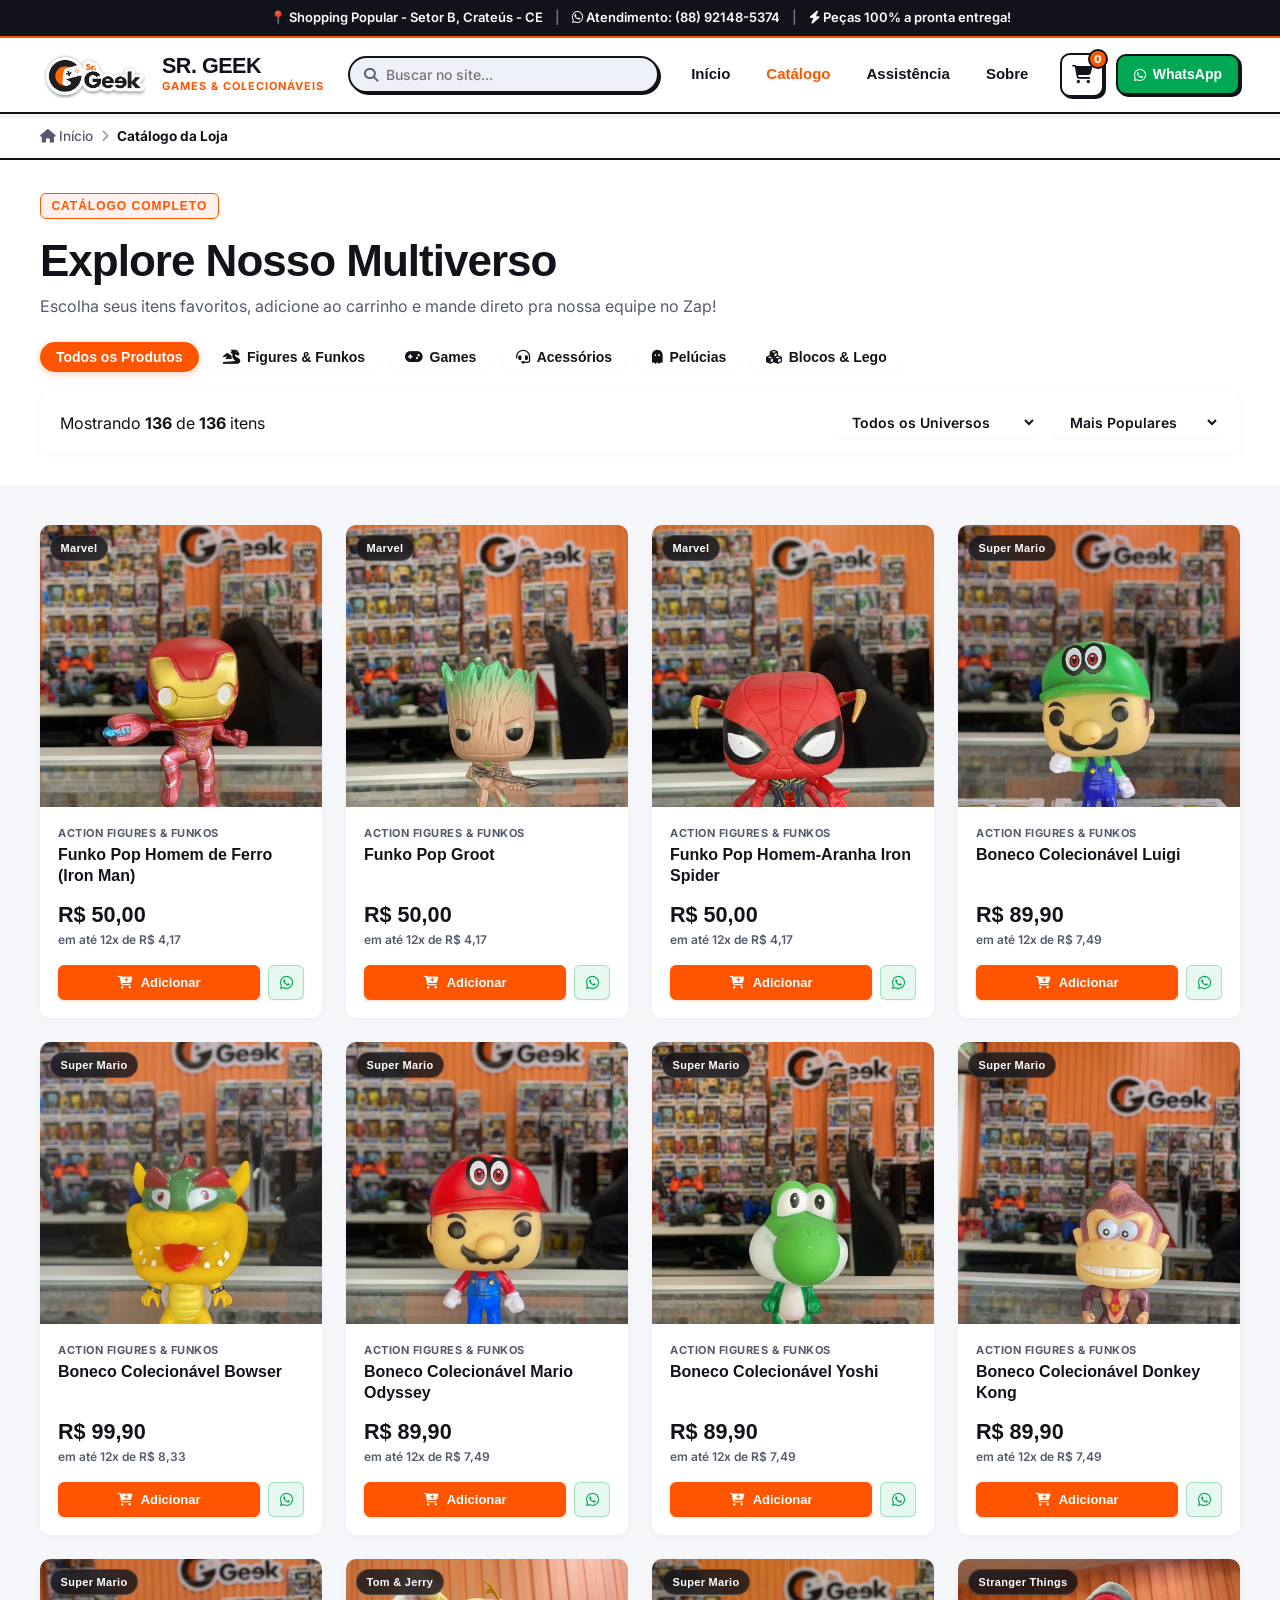
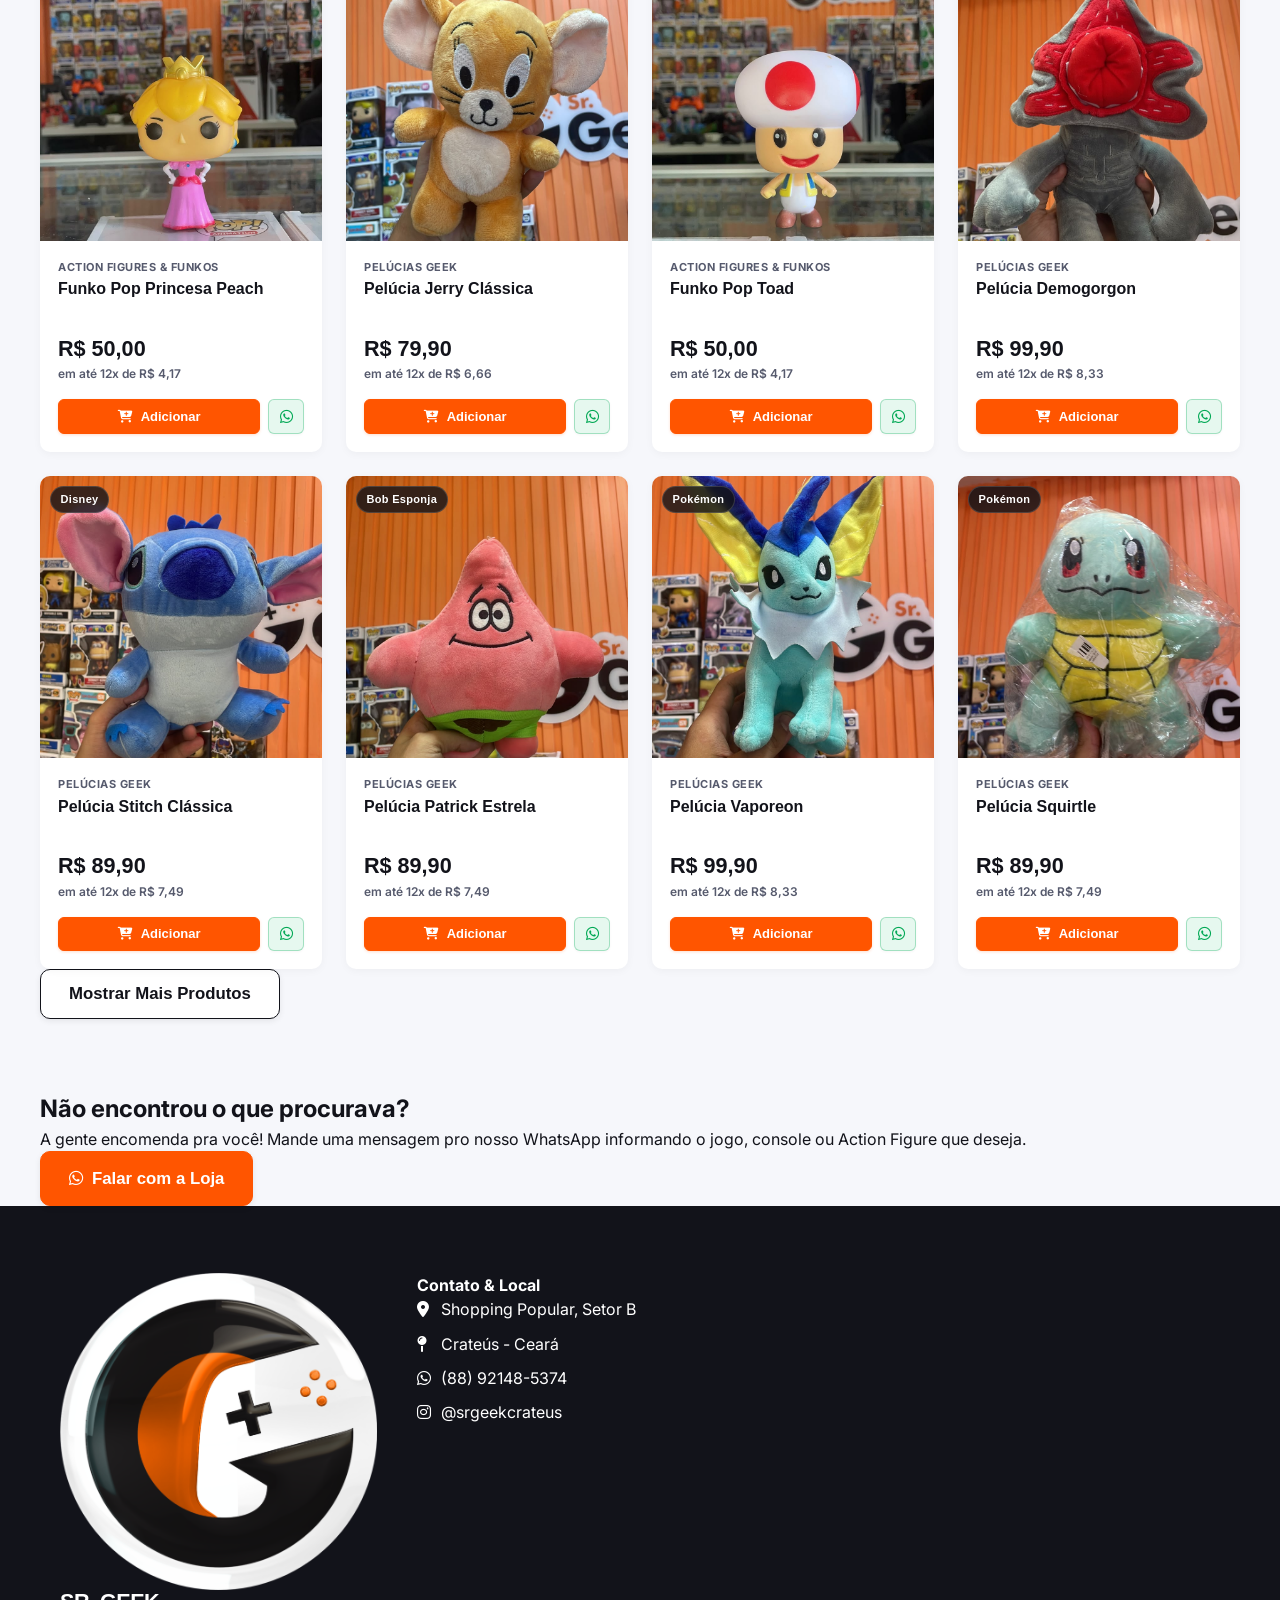
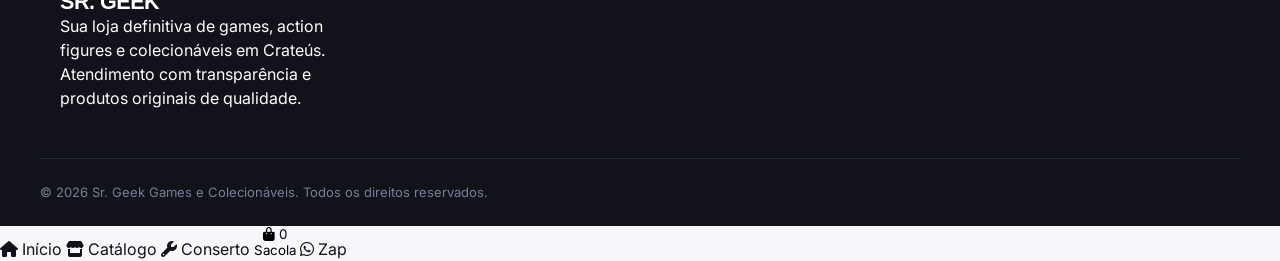
<file: catalogo.html>
<!DOCTYPE html>
<html lang="pt-BR">
<head>
  <meta charset="UTF-8">
  <meta name="viewport" content="width=device-width, initial-scale=1.0">
  <title>Catálogo Completo | Sr. Geek Crateús</title>
  
  <link rel="stylesheet" href="https://cdnjs.cloudflare.com/ajax/libs/font-awesome/6.4.0/css/all.min.css">
  <link rel="preconnect" href="https://fonts.googleapis.com">
  <link rel="preconnect" href="https://fonts.gstatic.com" crossorigin>
  <link href="https://fonts.googleapis.com/css2?family=Outfit:wght@400;500;600;700;800;900&family=Inter:wght@400;500;600;700;800&display=swap" rel="stylesheet">
  <link rel="stylesheet" href="style.css">
</head>
<body>

  <!-- Announcement Bar -->
  <div class="announcement-bar">
    <div class="container announcement-content">
      <span>📍 Shopping Popular - Setor B, Crateús - CE</span>
      <span class="divider">|</span>
      <span><i class="fa-brands fa-whatsapp"></i> Atendimento: (88) 92148-5374</span>
      <span class="divider">|</span>
      <span class="highlight-pill"><i class="fa-solid fa-bolt"></i> Peças 100% a pronta entrega!</span>
    </div>
  </div>

  <!-- Header / Navbar -->
  <header class="navbar" id="navbar">
    <div class="container nav-container">
      <a href="index.html" class="nav-brand" aria-label="Sr. Geek Início">
        <img src="assets/logo-srgeek.png" alt="Logo Sr. Geek" class="brand-img" onerror="this.src='assets/logo-srgeek-alt.png'">
        <div class="brand-text">
          <span class="brand-name">SR. GEEK</span>
          <span class="brand-sub">GAMES & COLECIONÁVEIS</span>
        </div>
      </a>

      <div class="nav-search">
        <div class="search-input-wrapper">
          <i class="fa-solid fa-magnifying-glass search-icon"></i>
          <input type="text" id="global-search-input" placeholder="Buscar no site..." aria-label="Buscar produtos">
          <button type="button" id="clear-search-btn" class="clear-search-btn" aria-label="Limpar busca" style="display:none;">
            <i class="fa-solid fa-xmark"></i>
          </button>
        </div>
      </div>

      <!-- Navigation Links -->
      <nav class="nav-menu" id="nav-menu">
        <a href="index.html" class="nav-link">Início</a>
        <a href="catalogo.html" class="nav-link active">Catálogo</a>
        <a href="assistencia.html" class="nav-link">Assistência</a>
        <a href="sobre.html" class="nav-link">Sobre</a>
      </nav>

      <div class="nav-actions">
        <button type="button" class="cart-btn-trigger" id="cart-toggle-btn" aria-label="Ver Carrinho de Compras">
          <i class="fa-solid fa-cart-shopping"></i>
          <span class="cart-badge" id="cart-badge-count">0</span>
        </button>

        <a href="https://wa.me/5588921485374" target="_blank" rel="noopener noreferrer" class="btn btn-whatsapp-nav" aria-label="Chamar no WhatsApp">
          <i class="fa-brands fa-whatsapp"></i>
          <span class="nav-wa-text">WhatsApp</span>
        </a>

        <button type="button" class="mobile-toggle" id="mobile-menu-toggle" aria-label="Abrir Menu">
          <i class="fa-solid fa-bars"></i>
        </button>
      </div>
    </div>
  </header>

  <!-- Breadcrumb -->
  <div class="breadcrumb-section">
    <div class="container">
      <ol class="breadcrumb" itemscope itemtype="https://schema.org/BreadcrumbList">
        <li itemprop="itemListElement" itemscope itemtype="https://schema.org/ListItem">
          <a href="index.html" itemprop="item"><span itemprop="name"><i class="fa-solid fa-house"></i> Início</span></a>
          <meta itemprop="position" content="1" />
        </li>
        <li class="separator"><i class="fa-solid fa-chevron-right"></i></li>
        <li itemprop="itemListElement" itemscope itemtype="https://schema.org/ListItem">
          <span itemprop="name" class="current">Catálogo da Loja</span>
          <meta itemprop="position" content="2" />
        </li>
      </ol>
    </div>
  </div>

  <!-- Unified Catalog Header -->
  <section class="catalog-header">
    <div class="container" data-is-catalog-page="true">
      <span class="section-tag">CATÁLOGO COMPLETO</span>
      <h1 class="hero-title" style="margin: 0.5rem 0;">Explore Nosso Multiverso</h1>
      <p class="section-subtitle" style="margin-bottom: 1.5rem;">Escolha seus itens favoritos, adicione ao carrinho e mande direto pra nossa equipe no Zap!</p>

      <!-- Category Filter Pills -->
      <div class="filter-pills-row" id="category-pills">
        <button type="button" class="pill-btn active" data-category="todos">Todos os Produtos</button>
        <button type="button" class="pill-btn" data-category="Action Figures & Funkos"><i class="fa-solid fa-dragon"></i> Figures & Funkos</button>
        <button type="button" class="pill-btn" data-category="Games & Consoles"><i class="fa-solid fa-gamepad"></i> Games</button>
        <button type="button" class="pill-btn" data-category="Acessórios Gamers"><i class="fa-solid fa-headset"></i> Acessórios</button>
        <button type="button" class="pill-btn" data-category="Pelúcias Geek"><i class="fa-solid fa-ghost"></i> Pelúcias</button>
        <button type="button" class="pill-btn" data-category="Lego & Magic Block"><i class="fa-solid fa-cubes"></i> Blocos & Lego</button>
      </div>

      <!-- Advanced Filters Bar -->
      <div class="catalog-toolbar">
        <div class="ct-results-info">
          Mostrando <strong id="visible-count">0</strong> de <strong id="count-all">0</strong> itens
        </div>
        
        <div class="ct-filters" style="display: flex; gap: 1rem; align-items: center; flex-wrap: wrap;">
          <select class="custom-select" id="universe-select">
            <option value="todos">Todos os Universos</option>
            <!-- Preenchido via JS -->
          </select>

          <select class="custom-select" id="sort-select">
            <option value="default">Mais Populares</option>
            <option value="price-asc">Menor Preço</option>
            <option value="price-desc">Maior Preço</option>
            <option value="name-asc">Ordem Alfabética</option>
          </select>
        </div>
      </div>
    </div>
  </section>

  <!-- Products Main Display -->
  <section class="catalog-section">
    <div class="container">
      <!-- Grid de Produtos -->
      <div class="products-grid" id="products-grid">
        <!-- Renderizado dinamicamente via JS -->
      </div>

      <div class="empty-state" id="empty-results" style="display: none; padding: 4rem 1rem; text-align: center;">
        <i class="fa-solid fa-box-open" style="font-size: 3rem; color: var(--text-light); margin-bottom: 1rem;"></i>
        <h3 style="font-family: var(--font-heading); font-size: 1.5rem; margin-bottom: 0.5rem;">Nenhum item encontrado</h3>
        <p style="color: var(--text-muted); margin-bottom: 1.5rem;">Tente buscar por outro termo ou remover alguns filtros.</p>
        <button type="button" class="btn btn-primary" id="btn-reset-filters">Limpar Filtros</button>
      </div>

      <!-- Carregar Mais -->
      <div class="load-more-container" id="load-more-wrapper" style="display: none;">
        <button type="button" class="btn btn-secondary btn-lg" id="btn-load-more">
          Mostrar Mais Produtos
        </button>
      </div>
    </div>
  </section>

  <!-- CTA Banner -->
  <section class="cta-banner">
    <div class="container">
      <div class="cta-box">
        <h2 class="cta-title">Não encontrou o que procurava?</h2>
        <p class="cta-desc">A gente encomenda pra você! Mande uma mensagem pro nosso WhatsApp informando o jogo, console ou Action Figure que deseja.</p>
        <a href="https://wa.me/5588921485374" target="_blank" rel="noopener noreferrer" class="btn btn-primary btn-lg">
          <i class="fa-brands fa-whatsapp"></i> Falar com a Loja
        </a>
      </div>
    </div>
  </section>

  <!-- Footer -->
  <footer class="site-footer">
    <div class="container">
      <div class="footer-grid">
        <div class="footer-col brand-col">
          <a href="index.html" class="brand-logo">
            <img src="assets/sr-geek-logo.png" alt="Sr. Geek Logo" class="logo-img">
            <div class="brand-text">
              <span class="brand-name" style="color: #FFFFFF;">SR. GEEK</span>
            </div>
          </a>
          <p class="footer-bio">Sua loja definitiva de games, action figures e colecionáveis em Crateús. Atendimento com transparência e produtos originais de qualidade.</p>
        </div>

        <div class="footer-col">
          <h4 class="footer-title">Contato & Local</h4>
          <ul class="footer-links">
            <li><i class="fa-solid fa-location-dot" style="width: 20px;"></i> Shopping Popular, Setor B</li>
            <li><i class="fa-solid fa-map-pin" style="width: 20px;"></i> Crateús - Ceará</li>
            <li><i class="fa-brands fa-whatsapp" style="width: 20px;"></i> (88) 92148-5374</li>
            <li><i class="fa-brands fa-instagram" style="width: 20px;"></i> @srgeekcrateus</li>
          </ul>
        </div>
      </div>
      <div class="footer-bottom">
        <p>&copy; 2026 Sr. Geek Games e Colecionáveis. Todos os direitos reservados.</p>
      </div>
    </div>
  </footer>

  <!-- Drawer do Carrinho -->
  <div class="cart-drawer-overlay" id="cart-drawer-overlay">
    <aside class="cart-drawer" id="cart-drawer" aria-labelledby="cart-title">
      <div class="cart-drawer-header">
        <div class="cd-title">
          <i class="fa-solid fa-cart-shopping"></i>
          <h3 id="cart-title">Seu Carrinho</h3>
          <span class="cart-items-counter" id="cart-items-counter">0 itens</span>
        </div>
        <button type="button" class="btn-close-cart" id="btn-close-cart" aria-label="Fechar carrinho">
          <i class="fa-solid fa-xmark"></i>
        </button>
      </div>

      <div class="cart-drawer-body" id="cart-items-list">
        <!-- Itens populados por JS -->
      </div>

      <div class="cart-drawer-footer">
        <div class="cart-summary-box">
          <div class="cs-row">
            <span>Subtotal:</span>
            <span id="cart-subtotal">R$ 0,00</span>
          </div>
          <div class="cs-row total-row">
            <span>Total:</span>
            <span class="cart-total-price" id="cart-total-price">R$ 0,00</span>
          </div>
        </div>
        <div class="cart-action-buttons">
          <button type="button" class="btn btn-primary btn-lg" id="btn-checkout-whatsapp" style="width: 100%; border-radius: var(--radius-pill);">
            <i class="fa-brands fa-whatsapp"></i> Fechar Pedido via Zap
          </button>
          <button type="button" class="btn btn-secondary btn-lg" id="btn-checkout-online" style="width: 100%; border-radius: var(--radius-pill);">
            <i class="fa-solid fa-credit-card"></i> Pagar Online (Cartão/Pix)
          </button>
        </div>
        <button type="button" class="btn-clear-cart" id="btn-clear-cart">
          <i class="fa-solid fa-trash-can"></i> Esvaziar Carrinho
        </button>
      </div>
    </aside>
  </div>

  <!-- Modais -->
  <div class="modal-backdrop" id="em-breve-modal-backdrop" style="display: none;">
    <div class="simple-modal-dialog">
      <button type="button" class="modal-close-btn" id="btn-close-em-breve-modal"><i class="fa-solid fa-xmark"></i></button>
      <div class="em-breve-content">
        <i class="fa-solid fa-person-digging em-breve-icon"></i>
        <h2>Checkout em Manutenção</h2>
        <p>A funcionalidade de pagamento online automatizado via Pix/Cartão está sendo configurada e estará disponível em breve.</p>
        <div class="em-breve-highlight">
          <strong>Por enquanto, finalize pelo WhatsApp!</strong>
          <br>Enviamos o link de pagamento do MercadoPago ou chave Pix diretamente pra você por lá.
        </div>
        <div class="em-breve-actions">
          <button type="button" class="btn btn-primary btn-lg" id="btn-em-breve-to-whatsapp">
            <i class="fa-brands fa-whatsapp"></i> Ir para o WhatsApp
          </button>
          <button type="button" class="btn btn-secondary" id="btn-em-breve-close">
            Entendi
          </button>
        </div>
      </div>
    </div>
  </div>

  <div class="modal-backdrop" id="product-modal-backdrop" style="display: none;">
    <div class="product-modal-dialog">
      <button type="button" class="modal-close-btn" id="btn-close-product-modal"><i class="fa-solid fa-xmark"></i></button>
      <div class="product-modal-content" id="product-modal-content">
        <!-- Preenchido via JS -->
      </div>
    </div>
  </div>

  <div class="toast-container" id="toast-container"></div>

  <!-- Mobile Bottom Sticky Navigation Bar -->
  <nav class="mobile-bottom-bar" aria-label="Navegação Rápida Mobile">
    <a href="index.html" class="mbb-item" aria-label="Início">
      <i class="fa-solid fa-house"></i>
      <span>Início</span>
    </a>
    <a href="catalogo.html" class="mbb-item active" aria-label="Catálogo">
      <i class="fa-solid fa-store"></i>
      <span>Catálogo</span>
    </a>
    <a href="assistencia.html" class="mbb-item" aria-label="Assistência">
      <i class="fa-solid fa-wrench"></i>
      <span>Conserto</span>
    </a>
    <button type="button" class="mbb-item mbb-cart-btn" id="mbb-cart-toggle-btn" aria-label="Ver Carrinho">
      <div class="mbb-cart-icon-wrap">
        <i class="fa-solid fa-bag-shopping"></i>
        <span class="mbb-cart-badge" id="mbb-cart-badge-count">0</span>
      </div>
      <span>Sacola</span>
    </button>
    <a href="https://wa.me/5588921485374" target="_blank" rel="noopener noreferrer" class="mbb-item mbb-wa" aria-label="WhatsApp">
      <i class="fa-brands fa-whatsapp"></i>
      <span>Zap</span>
    </a>
  </nav>

  <!-- Produtos de Dados -->
  <script src="products-data.js"></script>
  <!-- Scripts Principais -->
  <script src="main.js"></script>
</body>
</html>
</file>
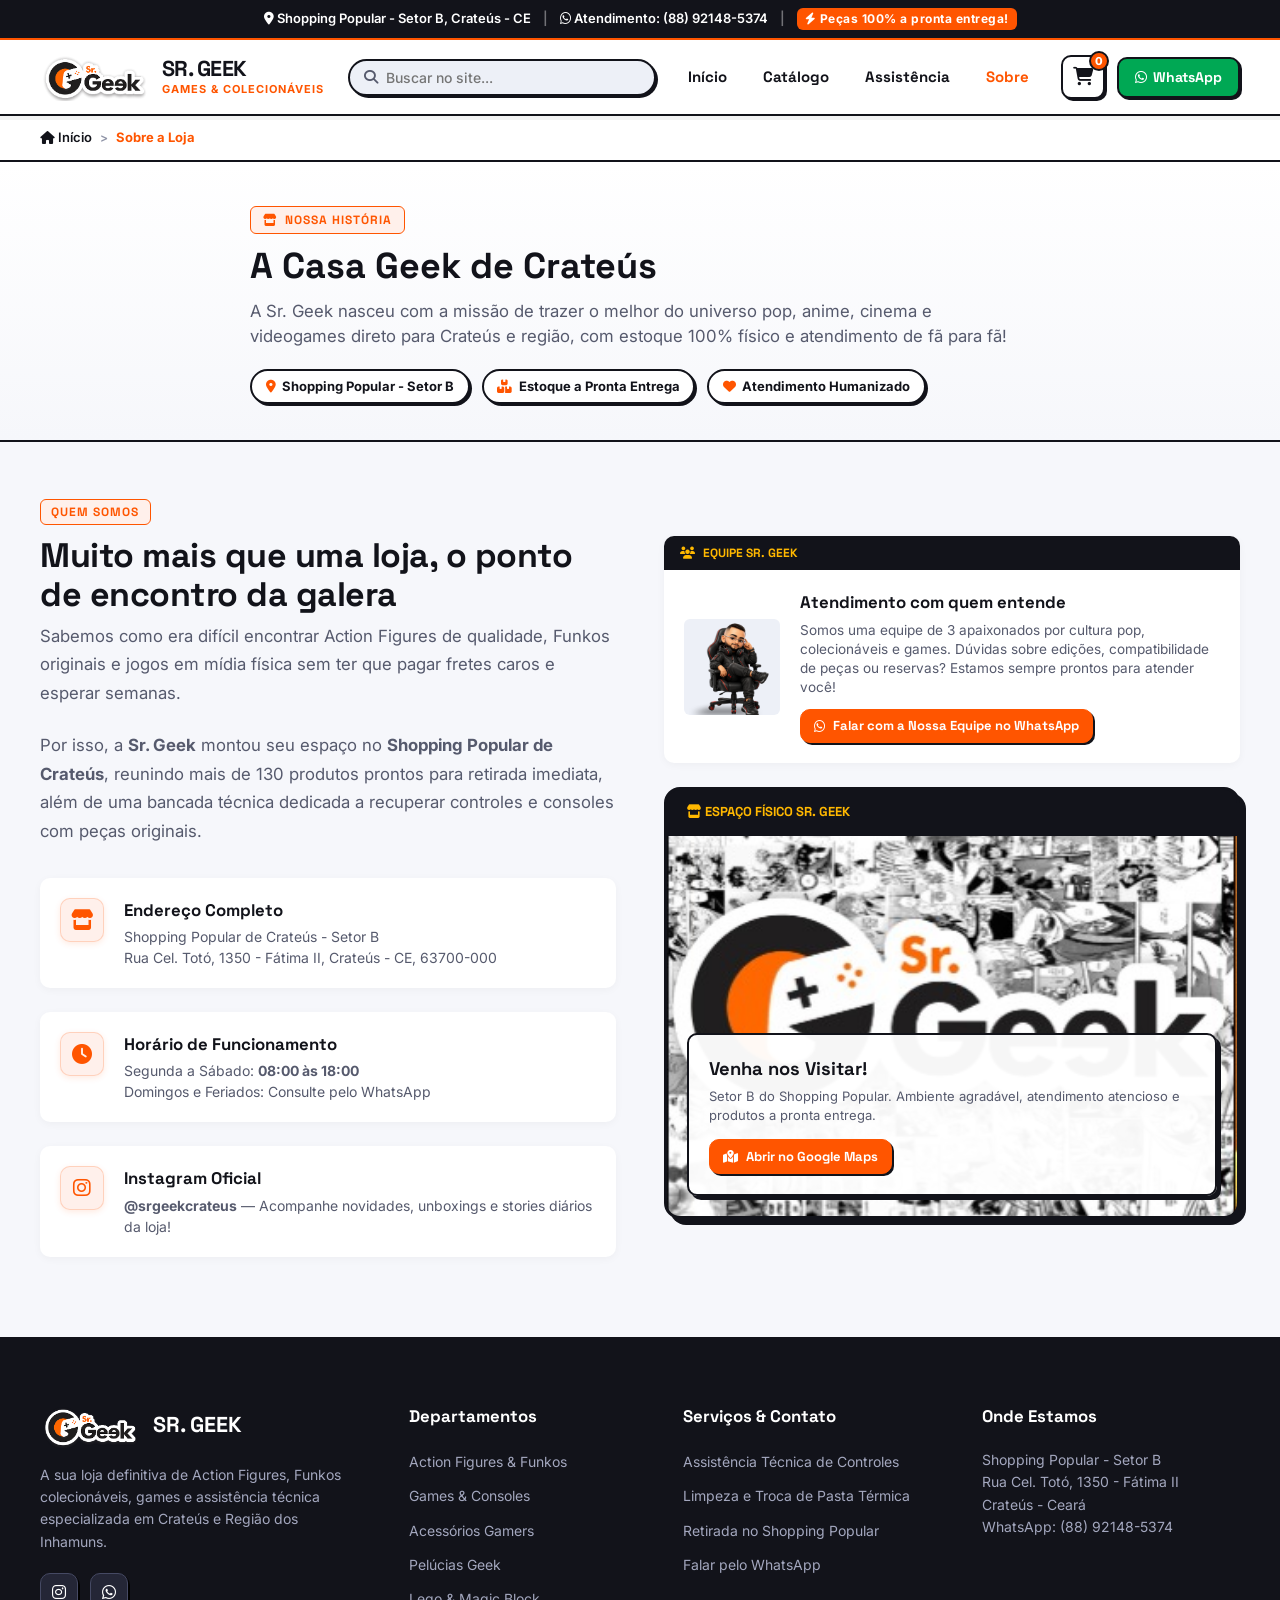
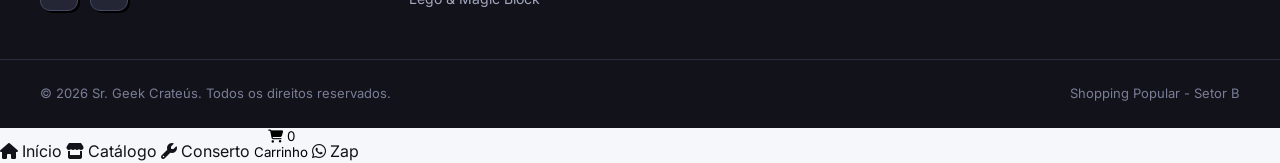
<file: sobre.html>
<!DOCTYPE html>
<html lang="pt-BR">
<head>
  <meta charset="UTF-8">
  <meta name="viewport" content="width=device-width, initial-scale=1.0">
  <title>Sobre a Loja | Sr. Geek Crateús</title>
  <meta name="description" content="Conheça a história da Sr. Geek, a melhor loja geek e assistência gamer do Sertão dos Inhamuns, localizada no Shopping Popular de Crateús-CE.">
  <link rel="icon" type="image/png" href="assets/logo-srgeek.png">
  
  <link rel="preconnect" href="https://fonts.googleapis.com">
  <link rel="preconnect" href="https://fonts.gstatic.com" crossorigin>
  <link href="https://fonts.googleapis.com/css2?family=Inter:wght@400;500;600;700&family=Space+Grotesk:wght@600;700;800&display=swap" rel="stylesheet">
  <link rel="stylesheet" href="https://cdnjs.cloudflare.com/ajax/libs/font-awesome/6.5.1/css/all.min.css">
  <link rel="stylesheet" href="style.css">
</head>
<body>

  <div class="announcement-bar">
    <div class="container announcement-content">
      <span><i class="fa-solid fa-location-dot"></i> Shopping Popular - Setor B, Crateús - CE</span>
      <span class="divider">|</span>
      <span><i class="fa-brands fa-whatsapp"></i> Atendimento: (88) 92148-5374</span>
      <span class="divider">|</span>
      <span class="tag-alert"><i class="fa-solid fa-bolt"></i> Peças 100% a pronta entrega!</span>
    </div>
  </div>

  <header class="navbar" id="navbar">
    <div class="container nav-container">
      <a href="index.html" class="nav-brand" aria-label="Sr. Geek Início">
        <img src="assets/logo-srgeek.png" alt="Logo Sr. Geek" class="brand-img" onerror="this.src='assets/logo-srgeek-alt.png'">
        <div class="brand-text">
          <span class="brand-name">SR. GEEK</span>
          <span class="brand-sub">GAMES & COLECIONÁVEIS</span>
        </div>
      </a>

      <div class="nav-search">
        <div class="search-input-wrapper">
          <i class="fa-solid fa-magnifying-glass search-icon"></i>
          <input type="text" id="global-search-input" placeholder="Buscar no site..." aria-label="Buscar produtos">
          <button type="button" id="clear-search-btn" class="clear-search-btn" aria-label="Limpar busca" style="display:none;">
            <i class="fa-solid fa-xmark"></i>
          </button>
        </div>
      </div>

      <nav class="nav-menu" id="nav-menu">
        <a href="index.html" class="nav-link">Início</a>
        
        <a href="catalogo.html" class="nav-link">Catálogo</a>
        <a href="assistencia.html" class="nav-link">Assistência</a>
        <a href="sobre.html" class="nav-link active">Sobre</a>
      </nav>

      <div class="nav-actions">
        <button type="button" class="cart-btn-trigger" id="cart-toggle-btn" aria-label="Ver Carrinho de Compras">
          <i class="fa-solid fa-cart-shopping"></i>
          <span class="cart-badge" id="cart-badge-count">0</span>
        </button>

        <a href="https://wa.me/5588921485374" target="_blank" rel="noopener noreferrer" class="btn btn-whatsapp-nav" aria-label="Chamar no WhatsApp">
          <i class="fa-brands fa-whatsapp"></i>
          <span class="nav-wa-text">WhatsApp</span>
        </a>

        <button type="button" class="mobile-toggle" id="mobile-menu-toggle" aria-label="Abrir Menu">
          <i class="fa-solid fa-bars"></i>
        </button>
      </div>
    </div>
  </header>

  <div class="breadcrumb-section">
    <div class="container">
      <ul class="breadcrumb-list">
        <li><a href="index.html"><i class="fa-solid fa-house"></i> Início</a></li>
        <li class="separator">&gt;</li>
        <li class="current">Sobre a Loja</li>
      </ul>
    </div>
  </div>

  <section class="category-header-banner">
    <div class="container ch-content">
      <span class="ch-tag"><i class="fa-solid fa-store"></i> NOSSA HISTÓRIA</span>
      <h1 class="ch-title">A Casa Geek de Crateús</h1>
      <p class="ch-desc">
        A Sr. Geek nasceu com a missão de trazer o melhor do universo pop, anime, cinema e videogames direto para Crateús e região, com estoque 100% físico e atendimento de fã para fã!
      </p>
      <div class="ch-badges">
        <span class="ch-badge"><i class="fa-solid fa-location-dot"></i> Shopping Popular - Setor B</span>
        <span class="ch-badge"><i class="fa-solid fa-boxes-stacked"></i> Estoque a Pronta Entrega</span>
        <span class="ch-badge"><i class="fa-solid fa-heart"></i> Atendimento Humanizado</span>
      </div>
    </div>
  </section>

  <main style="padding: 3.5rem 0 5rem;">
    <div class="container">

      <div class="sobre-grid">
        <div class="sobre-info-col">
          <span class="section-tag">QUEM SOMOS</span>
          <h2 class="section-title">Muito mais que uma loja, o ponto de encontro da galera</h2>
          <p class="sobre-text" style="font-size:1.05rem; line-height:1.7; color:var(--text-muted); margin-bottom:1.5rem;">
            Sabemos como era difícil encontrar Action Figures de qualidade, Funkos originais e jogos em mídia física sem ter que pagar fretes caros e esperar semanas.
          </p>
          <p class="sobre-text" style="font-size:1.05rem; line-height:1.7; color:var(--text-muted); margin-bottom:2rem;">
            Por isso, a <strong>Sr. Geek</strong> montou seu espaço no <strong>Shopping Popular de Crateús</strong>, reunindo mais de 130 produtos prontos para retirada imediata, além de uma bancada técnica dedicada a recuperar controles e consoles com peças originais.
          </p>

          <div class="sobre-card-info">
            <div class="sci-item">
              <div class="sci-icon"><i class="fa-solid fa-store"></i></div>
              <div>
                <h4>Endereço Completo</h4>
                <p>Shopping Popular de Crateús - Setor B<br>Rua Cel. Totó, 1350 - Fátima II, Crateús - CE, 63700-000</p>
              </div>
            </div>

            <div class="sci-item">
              <div class="sci-icon"><i class="fa-solid fa-clock"></i></div>
              <div>
                <h4>Horário de Funcionamento</h4>
                <p>Segunda a Sábado: <strong>08:00 às 18:00</strong><br>Domingos e Feriados: Consulte pelo WhatsApp</p>
              </div>
            </div>

            <div class="sci-item">
              <div class="sci-icon"><i class="fa-brands fa-instagram"></i></div>
              <div>
                <h4>Instagram Oficial</h4>
                <p><strong>@srgeekcrateus</strong> — Acompanhe novidades, unboxings e stories diários da loja!</p>
              </div>
            </div>
          </div>
        </div>

        <!-- Coluna Direita: Boss Showcase + Foto Real -->
        <div class="sobre-right-col">
          <!-- Boss Showcase Card -->
          <div class="boss-chair-card">
            <div class="bcc-badge"><i class="fa-solid fa-users"></i> EQUIPE SR. GEEK</div>
            <div class="bcc-body">
              <div class="bcc-img-wrap">
                <img src="assets/mascot-chair.png" alt="Olavo e a Equipe Sr. Geek" class="boss-chair-photo">
              </div>
              <div class="bcc-text">
                <h4>Atendimento com quem entende</h4>
                <p>Somos uma equipe de 3 apaixonados por cultura pop, colecionáveis e games. Dúvidas sobre edições, compatibilidade de peças ou reservas? Estamos sempre prontos para atender você!</p>
                <a href="https://wa.me/5588921485374" target="_blank" rel="noopener noreferrer" class="btn btn-primary btn-sm">
                  <i class="fa-brands fa-whatsapp"></i> Falar com a Nossa Equipe no WhatsApp
                </a>
              </div>
            </div>
          </div>

          <!-- Store Photo & Location Card -->
          <div class="sobre-map-card">
            <div class="map-badge-header">
              <span><i class="fa-solid fa-store"></i> ESPAÇO FÍSICO SR. GEEK</span>
            </div>
            <div class="map-image-wrapper">
              <img src="assets/poster-srgeek.jpg" alt="Loja Física Sr. Geek em Crateús" class="store-real-photo">
              <div class="map-overlay-box">
                <h3>Venha nos Visitar!</h3>
                <p>Setor B do Shopping Popular. Ambiente agradável, atendimento atencioso e produtos a pronta entrega.</p>
                <a href="https://www.google.com/maps/search/?api=1&query=Rua+Cel.+Totó,+1350+-+Fátima+II,+Crateús+-+CE" target="_blank" rel="noopener noreferrer" class="btn btn-primary btn-sm">
                  <i class="fa-solid fa-map-location-dot"></i> Abrir no Google Maps
                </a>
              </div>
            </div>
          </div>
        </div>
      </div>

    </div>
  </main>

  <footer class="site-footer">
    <div class="container footer-grid">
      <div class="footer-col brand-col">
        <div class="footer-brand">
          <img src="assets/logo-srgeek.png" alt="Sr. Geek Logo" class="footer-logo">
          <span class="footer-brand-name">SR. GEEK</span>
        </div>
        <p class="footer-about">
          A sua loja definitiva de Action Figures, Funkos colecionáveis, games e assistência técnica especializada em Crateús e Região dos Inhamuns.
        </p>
        <div class="footer-social">
          <a href="https://instagram.com/srgeekcrateus" target="_blank" rel="noopener noreferrer" aria-label="Instagram"><i class="fa-brands fa-instagram"></i></a>
          <a href="https://wa.me/5588921485374" target="_blank" rel="noopener noreferrer" aria-label="WhatsApp"><i class="fa-brands fa-whatsapp"></i></a>
        </div>
      </div>

      <div class="footer-col">
        <h4 class="footer-heading">Departamentos</h4>
        <ul class="footer-links">
          <li><a href="catalogo.html?categoria=Action%20Figures%20%26%20Funkos">Action Figures & Funkos</a></li>
          <li><a href="catalogo.html?categoria=Games%20%26%20Consoles">Games & Consoles</a></li>
          <li><a href="catalogo.html?categoria=Acess%C3%B3rios%20Gamers">Acessórios Gamers</a></li>
          <li><a href="catalogo.html?categoria=Pel%C3%BAcias%20Geek">Pelúcias Geek</a></li>
          <li><a href="catalogo.html?categoria=Lego%20%26%20Magic%20Block">Lego & Magic Block</a></li>
        </ul>
      </div>

      <div class="footer-col">
        <h4 class="footer-heading">Serviços & Contato</h4>
        <ul class="footer-links">
          <li><a href="assistencia.html">Assistência Técnica de Controles</a></li>
          <li><a href="assistencia.html">Limpeza e Troca de Pasta Térmica</a></li>
          <li><a href="sobre.html">Retirada no Shopping Popular</a></li>
          <li><a href="https://wa.me/5588921485374" target="_blank">Falar pelo WhatsApp</a></li>
        </ul>
      </div>

      <div class="footer-col">
        <h4 class="footer-heading">Onde Estamos</h4>
        <p class="footer-address">
          Shopping Popular - Setor B<br>
          Rua Cel. Totó, 1350 - Fátima II<br>
          Crateús - Ceará<br>
          WhatsApp: (88) 92148-5374
        </p>
      </div>
    </div>

    <div class="footer-bottom">
      <div class="container fb-content">
        <span>&copy; 2026 Sr. Geek Crateús. Todos os direitos reservados.</span>
        <span>Shopping Popular - Setor B</span>
      </div>
    </div>
  </footer>

  <!-- Cart Drawer Overlay -->
  <div class="cart-drawer-overlay" id="cart-drawer-overlay">
    <aside class="cart-drawer" id="cart-drawer" aria-label="Carrinho de Compras">
      <div class="cart-drawer-header">
        <div class="cart-header-title">
          <i class="fa-solid fa-cart-shopping"></i>
          <h3>Seu Carrinho</h3>
          <span class="cart-counter-text" id="cart-items-counter">(0 itens)</span>
        </div>
        <button type="button" class="btn-close-drawer" id="btn-close-cart" aria-label="Fechar Carrinho">
          <i class="fa-solid fa-xmark"></i>
        </button>
      </div>
      <div class="cart-drawer-body" id="cart-items-list"></div>
      <div class="cart-drawer-footer">
        <div class="cart-summary-box">
          <div class="cart-summary-row">
            <span>Subtotal:</span>
            <strong id="cart-subtotal">R$ 0,00</strong>
          </div>
          <div class="cart-summary-row delivery-row">
            <span>Retirada no Shopping Popular:</span>
            <span class="badge-free">GRÁTIS</span>
          </div>
          <div class="cart-summary-row total-row">
            <span>Total:</span>
            <strong class="total-value" id="cart-total-price">R$ 0,00</strong>
          </div>
        </div>
        <div class="cart-action-buttons">
          <button type="button" class="btn btn-whatsapp-checkout btn-block" id="btn-checkout-whatsapp">
            <i class="fa-brands fa-whatsapp"></i> Finalizar Pedido no WhatsApp
          </button>
          <button type="button" class="btn btn-outline btn-block" id="btn-checkout-online">
            <i class="fa-regular fa-credit-card"></i> Pagar Online (Cartão / Pix)
          </button>
        </div>
        <button type="button" class="btn-clear-cart" id="btn-clear-cart">
          <i class="fa-regular fa-trash-can"></i> Esvaziar Carrinho
        </button>
      </div>
    </aside>
  </div>

  <div class="toast-container" id="toast-container"></div>

  <!-- Mobile Bottom Sticky Navigation Bar -->
  <nav class="mobile-bottom-bar" aria-label="Navegação Rápida Mobile">
    <a href="index.html" class="mbb-item" aria-label="Início">
      <i class="fa-solid fa-house"></i>
      <span>Início</span>
    </a>
    <a href="catalogo.html" class="mbb-item" aria-label="Catálogo">
      <i class="fa-solid fa-store"></i>
      <span>Catálogo</span>
    </a>
    <a href="assistencia.html" class="mbb-item" aria-label="Assistência">
      <i class="fa-solid fa-wrench"></i>
      <span>Conserto</span>
    </a>
    <button type="button" class="mbb-item mbb-cart-btn" id="mbb-cart-toggle-btn" aria-label="Ver Carrinho">
      <div class="mbb-cart-icon-wrap">
        <i class="fa-solid fa-cart-shopping"></i>
        <span class="mbb-cart-badge" id="mbb-cart-badge-count">0</span>
      </div>
      <span>Carrinho</span>
    </button>
    <a href="https://wa.me/5588921485374" target="_blank" rel="noopener noreferrer" class="mbb-item mbb-wa" aria-label="WhatsApp">
      <i class="fa-brands fa-whatsapp"></i>
      <span>Zap</span>
    </a>
  </nav>

  <script src="products-data.js"></script>
  <script src="main.js"></script>
</body>
</html>
</file>
<file: style.css>
/* ==========================================================================
   SR. GEEK - E-COMMERCE & ASSISTÊNCIA TÉCNICA (CRATEÚS - CE)
   ESTÉTICA: BOLD SOLID / NEO-BRUTALIST GEEK (ZERO GLOW, ZERO BLUR, ZERO NEON)
   ========================================================================== */

/* --- CSS Variables & Design Tokens --- */
:root {
  /* Palette */
  --color-primary: #FF5500;
  --color-primary-hover: #E04A00;
  --color-primary-light: #FFF0EB;
  
  --color-yellow: #FFB800;
  --color-yellow-light: #FFF8E6;
  
  --color-cyan: #00A3BF;
  --color-cyan-light: #E6F7FA;
  
  --color-green: #00A854;
  --color-green-light: #E6F8EF;
  
  --color-red: #E53E3E;
  
  /* Neutrals & Surfaces */
  --bg-page: #F6F7FB;
  --bg-surface: #FFFFFF;
  --bg-surface-alt: #EDF0F7;
  --bg-dark: #12131A;
  
  /* Text */
  --text-main: #12131A;
  --text-muted: #565A6D;
  --text-light: #8E93A6;
  --text-inverse: #FFFFFF;
  
  /* Borders & Shadows (Solid Tactile - NO BLUR) */
  --border-main: 2px solid #12131A;
  --border-thick: 3px solid #12131A;
  --border-light: 1px solid #D8DCED;
  --radius-sm: 6px;
  --radius-md: 10px;
  --radius-lg: 16px;
  --radius-pill: 999px;
  
  --shadow-sm: 2px 2px 0px #12131A;
  --shadow-md: 4px 4px 0px #12131A;
  --shadow-lg: 6px 6px 0px #12131A;
  --shadow-hover: 6px 6px 0px #12131A;
  --shadow-inset: inset 2px 2px 0px #12131A;
  
  /* Typography */
  --font-heading: 'Space Grotesk', -apple-system, BlinkMacSystemFont, sans-serif;
  --font-body: 'Inter', -apple-system, BlinkMacSystemFont, sans-serif;
  
  /* Transitions */
  --transition-fast: 0.15s ease-in-out;
  --transition-normal: 0.25s ease-in-out;
}

/* --- Global Reset & Base Styles --- */
*, *::before, *::after {
  box-sizing: border-box;
  margin: 0;
  padding: 0;
}

html {
  scroll-behavior: smooth;
  font-size: 16px;
}

body {
  font-family: var(--font-body);
  background-color: var(--bg-page);
  color: var(--text-main);
  line-height: 1.5;
  -webkit-font-smoothing: antialiased;
}

img {
  max-width: 100%;
  height: auto;
  display: block;
}

a {
  color: inherit;
  text-decoration: none;
}

button {
  font-family: inherit;
  cursor: pointer;
  border: none;
  background: none;
}

.container {
  width: 100%;
  max-width: 1240px;
  margin: 0 auto;
  padding: 0 1.25rem;
}

/* --- Top Announcement Bar --- */
.announcement-bar {
  background-color: var(--text-main);
  color: var(--text-inverse);
  font-size: 0.8125rem;
  font-weight: 600;
  padding: 0.5rem 0;
  border-bottom: 2px solid var(--color-primary);
}

.announcement-content {
  display: flex;
  align-items: center;
  justify-content: center;
  flex-wrap: wrap;
  gap: 0.75rem;
  text-align: center;
}

.announcement-content .divider {
  opacity: 0.4;
}

.tag-alert {
  background-color: var(--color-primary);
  color: #FFFFFF;
  padding: 0.125rem 0.5rem;
  border-radius: var(--radius-sm);
  font-size: 0.75rem;
  font-weight: 700;
  letter-spacing: 0.5px;
}

/* --- Navbar --- */
.navbar {
  background-color: var(--bg-surface);
  border-bottom: var(--border-main);
  position: sticky;
  top: 0;
  z-index: 100;
  box-shadow: 0 4px 0px rgba(18, 19, 26, 0.05);
}

.nav-container {
  display: flex;
  align-items: center;
  justify-content: space-between;
  height: 74px;
  gap: 1.5rem;
}

.nav-brand {
  display: flex;
  align-items: center;
  gap: 0.75rem;
  flex-shrink: 0;
}

.brand-img {
  height: 48px;
  width: auto;
  object-fit: contain;
}

.brand-text {
  display: flex;
  flex-direction: column;
}

.brand-name {
  font-family: var(--font-heading);
  font-weight: 800;
  font-size: 1.35rem;
  line-height: 1.1;
  color: var(--text-main);
  letter-spacing: -0.5px;
}

.brand-sub {
  font-size: 0.6875rem;
  font-weight: 700;
  color: var(--color-primary);
  letter-spacing: 1px;
}

/* Nav Search */
.nav-search {
  flex: 1;
  max-width: 420px;
}

.search-input-wrapper {
  position: relative;
  display: flex;
  align-items: center;
  background-color: var(--bg-surface-alt);
  border: var(--border-main);
  border-radius: var(--radius-pill);
  padding: 0.5rem 1rem 0.5rem 2.25rem;
  box-shadow: var(--shadow-sm);
  transition: transform var(--transition-fast);
}

.search-input-wrapper:focus-within {
  transform: translate(-1px, -1px);
  box-shadow: var(--shadow-md);
  background-color: #FFFFFF;
}

.search-icon {
  position: absolute;
  left: 0.875rem;
  color: var(--text-muted);
  font-size: 0.875rem;
  pointer-events: none;
}

.search-input-wrapper input {
  width: 100%;
  border: none;
  background: transparent;
  outline: none;
  font-family: inherit;
  font-size: 0.875rem;
  font-weight: 500;
  color: var(--text-main);
}

.clear-search-btn {
  color: var(--text-muted);
  padding: 0.25rem;
  font-size: 0.875rem;
  transition: color var(--transition-fast);
}

.clear-search-btn:hover {
  color: var(--color-primary);
}

/* Nav Menu */
.nav-menu {
  display: flex;
  align-items: center;
  gap: 1.25rem;
}

.nav-link {
  font-family: var(--font-heading);
  font-weight: 700;
  font-size: 0.9375rem;
  color: var(--text-main);
  padding: 0.35rem 0.5rem;
  border-radius: var(--radius-sm);
  transition: color var(--transition-fast), background-color var(--transition-fast);
}

.nav-link:hover, .nav-link.active {
  color: var(--color-primary);
}

/* Nav Actions */
.nav-actions {
  display: flex;
  align-items: center;
  gap: 0.75rem;
}

.cart-btn-trigger {
  position: relative;
  background-color: var(--bg-surface);
  border: var(--border-main);
  border-radius: var(--radius-md);
  width: 44px;
  height: 44px;
  display: flex;
  align-items: center;
  justify-content: center;
  font-size: 1.125rem;
  color: var(--text-main);
  box-shadow: var(--shadow-sm);
  transition: transform var(--transition-fast), box-shadow var(--transition-fast), background-color var(--transition-fast);
}

.cart-btn-trigger:hover {
  transform: translate(-2px, -2px);
  box-shadow: var(--shadow-md);
  background-color: var(--color-yellow-light);
}

.cart-btn-trigger:active {
  transform: translate(2px, 2px);
  box-shadow: 0 0 0 transparent;
}

.cart-badge {
  position: absolute;
  top: -6px;
  right: -6px;
  background-color: var(--color-primary);
  color: #FFFFFF;
  font-size: 0.6875rem;
  font-weight: 800;
  width: 20px;
  height: 20px;
  border-radius: var(--radius-pill);
  display: flex;
  align-items: center;
  justify-content: center;
  border: 2px solid var(--bg-dark);
}

.mobile-toggle {
  display: none;
  background-color: var(--bg-surface);
  border: var(--border-main);
  border-radius: var(--radius-md);
  width: 44px;
  height: 44px;
  align-items: center;
  justify-content: center;
  font-size: 1.125rem;
  color: var(--text-main);
  box-shadow: var(--shadow-sm);
}

/* --- Buttons Common (Modern E-commerce Standard) --- */
.btn {
  display: inline-flex;
  align-items: center;
  justify-content: center;
  gap: 0.5rem;
  font-family: var(--font-heading);
  font-weight: 700;
  font-size: 0.9375rem;
  padding: 0.7rem 1.35rem;
  border-radius: var(--radius-md);
  border: 1px solid transparent;
  box-shadow: 0 2px 6px rgba(0, 0, 0, 0.08);
  transition: all var(--transition-fast);
  cursor: pointer;
  text-align: center;
}

.btn:hover {
  transform: translateY(-2px);
  box-shadow: 0 6px 16px rgba(0, 0, 0, 0.12);
}

.btn:active {
  transform: translateY(1px);
  box-shadow: 0 1px 3px rgba(0, 0, 0, 0.08);
}

.btn-primary {
  background-color: var(--color-primary);
  color: #FFFFFF;
  border-color: var(--color-primary);
}

.btn-primary:hover {
  background-color: var(--color-primary-hover);
  border-color: var(--color-primary-hover);
}

.btn-secondary {
  background-color: var(--bg-surface);
  color: var(--text-main);
  border-color: var(--border-light);
}

.btn-secondary:hover {
  background-color: var(--bg-surface-alt);
  border-color: #CBD5E1;
}

.btn-outline {
  background-color: #FFFFFF;
  color: var(--text-main);
  border-color: #CBD5E1;
}

.btn-outline:hover {
  background-color: var(--text-main);
  color: var(--text-inverse);
  border-color: var(--text-main);
}

.btn-whatsapp-nav {
  background-color: var(--color-green);
  color: #FFFFFF;
  padding: 0.5rem 1rem;
  border-radius: var(--radius-md);
  border: var(--border-main);
  box-shadow: var(--shadow-sm);
  font-size: 0.875rem;
  font-weight: 700;
  display: inline-flex;
  align-items: center;
  gap: 0.4rem;
  transition: transform var(--transition-fast), box-shadow var(--transition-fast);
}

.btn-whatsapp-nav:hover {
  transform: translate(-2px, -2px);
  box-shadow: var(--shadow-md);
}

.btn-lg {
  padding: 0.875rem 1.75rem;
  font-size: 1.05rem;
}

.btn-sm {
  padding: 0.4rem 0.8rem;
  font-size: 0.8125rem;
  box-shadow: var(--shadow-sm);
}

.btn-sm:hover {
  box-shadow: var(--shadow-md);
}

.btn-block {
  width: 100%;
}

/* --- Hero Section --- */
.hero-section {
  padding: 3rem 0 3.5rem;
  background: linear-gradient(180deg, #FFFFFF 0%, var(--bg-page) 100%);
  border-bottom: var(--border-main);
}

.hero-grid {
  display: grid;
  grid-template-columns: 1.2fr 0.8fr;
  gap: 3rem;
  align-items: center;
}

.hero-pill {
  display: inline-flex;
  align-items: center;
  gap: 0.5rem;
  background-color: #FFF7ED;
  border: 1px solid #FFEDD5;
  border-radius: var(--radius-pill);
  padding: 0.35rem 0.85rem;
  font-size: 0.75rem;
  font-weight: 700;
  color: #C2410C;
  box-shadow: 0 1px 2px rgba(0, 0, 0, 0.04);
  margin-bottom: 1.25rem;
}

.pill-dot {
  width: 8px;
  height: 8px;
  background-color: var(--color-primary);
  border-radius: var(--radius-pill);
}

.hero-title {
  font-family: var(--font-heading);
  font-size: 2.75rem;
  font-weight: 800;
  line-height: 1.1;
  letter-spacing: -1px;
  color: var(--text-main);
  margin-bottom: 1.25rem;
}

.highlight-orange {
  color: var(--color-primary);
  background-color: var(--color-primary-light);
  padding: 0.1rem 0.45rem;
  border-radius: var(--radius-sm);
  display: inline-block;
}

.hero-desc {
  font-size: 1.125rem;
  color: var(--text-muted);
  margin-bottom: 2rem;
  max-width: 580px;
}

.hero-actions {
  display: flex;
  gap: 1rem;
  flex-wrap: wrap;
  margin-bottom: 2.5rem;
}

.hero-badges {
  display: flex;
  gap: 1.5rem;
  flex-wrap: wrap;
}

.h-badge {
  display: flex;
  align-items: center;
  gap: 0.5rem;
  font-size: 0.875rem;
  font-weight: 700;
  color: var(--text-main);
}

.h-badge i {
  color: var(--color-primary);
  font-size: 1.125rem;
}

/* --- Mascot Stage 3D & Interactive (Olavo) --- */
.mascot-stage {
  --pointer-x: 0;
  --pointer-y: 0;
  position: relative;
  display: flex;
  flex-direction: column;
  align-items: center;
  justify-content: flex-end;
  min-height: 460px;
  perspective: 1000px;
  cursor: crosshair;
}

.mascot-orbit {
  position: absolute;
  width: 360px;
  height: 360px;
  border-radius: 50%;
  background: radial-gradient(circle at 50% 45%, rgba(255, 85, 0, 0.15), rgba(255, 184, 0, 0.05) 50%, transparent 70%);
  border: 1px solid rgba(255, 85, 0, 0.2);
  top: 50%;
  left: 50%;
  transform: translate(-50%, -50%) rotateX(calc(var(--pointer-y) * -6deg)) rotateY(calc(var(--pointer-x) * 8deg));
  pointer-events: none;
  transition: transform 0.1s ease-out;
  z-index: 1;
}

.mascot-orbit::before {
  content: '';
  position: absolute;
  inset: 12%;
  border: 1px dashed rgba(255, 85, 0, 0.25);
  border-radius: 50%;
  animation: orbit-spin 22s linear infinite;
}

@keyframes orbit-spin {
  from { transform: rotate(0deg); }
  to { transform: rotate(360deg); }
}

.hero-mascot-img {
  position: relative;
  z-index: 2;
  width: 100%;
  max-width: 340px;
  height: auto;
  object-fit: contain;
  filter: drop-shadow(0 16px 24px rgba(18, 19, 26, 0.2));
  transform: translate3d(calc(var(--pointer-x) * 10px), calc(var(--pointer-y) * 6px), 20px) rotateY(calc(var(--pointer-x) * 5deg));
  transition: transform 0.1s ease-out, opacity 0.25s ease;
  pointer-events: none;
}

.mascot-speech {
  position: relative;
  z-index: 4;
  background: #FFFFFF;
  border: 1px solid var(--border-light);
  border-radius: 16px 16px 16px 4px;
  padding: 0.85rem 1.15rem;
  box-shadow: 0 8px 24px rgba(0, 0, 0, 0.08);
  max-width: 280px;
  text-align: center;
  margin-bottom: 0.5rem;
  animation: floatBubble 4s ease-in-out infinite alternate;
}

@keyframes floatBubble {
  0% { transform: translateY(0); }
  100% { transform: translateY(-5px); }
}

.speech-title {
  display: block;
  font-family: var(--font-heading);
  font-size: 0.75rem;
  font-weight: 800;
  color: var(--color-primary);
  letter-spacing: 0.5px;
  margin-bottom: 0.25rem;
}

.speech-text {
  font-size: 0.875rem;
  font-weight: 600;
  line-height: 1.35;
  color: var(--text-main);
}

.pose-controls {
  position: relative;
  z-index: 5;
  display: flex;
  align-items: center;
  gap: 8px;
  background: rgba(18, 19, 26, 0.75);
  backdrop-filter: blur(8px);
  -webkit-backdrop-filter: blur(8px);
  padding: 6px 12px;
  border-radius: var(--radius-pill);
  margin-top: 0.75rem;
}

.pose-controls button {
  width: 9px;
  height: 9px;
  border-radius: 50%;
  background: rgba(255, 255, 255, 0.4);
  border: none;
  cursor: pointer;
  padding: 0;
  transition: all 0.2s ease;
}

.pose-controls button.active {
  width: 24px;
  border-radius: var(--radius-pill);
  background: var(--color-primary);
}

.interactive-hint {
  font-size: 0.75rem;
  color: var(--text-muted);
  margin-top: 0.35rem;
  z-index: 5;
}

.featured-card-header {
  background-color: var(--text-main);
  color: #FFFFFF;
  padding: 0.65rem 1rem;
  display: flex;
  align-items: center;
  justify-content: space-between;
  font-family: var(--font-heading);
  font-size: 0.8125rem;
  font-weight: 700;
}

.featured-tag {
  color: var(--color-yellow);
}

.featured-store-badge {
  background-color: var(--color-primary);
  padding: 0.15rem 0.5rem;
  border-radius: var(--radius-sm);
}

.featured-img-wrap {
  background-color: #FAFAFC;
  height: 280px;
  display: flex;
  align-items: center;
  justify-content: center;
  padding: 1rem;
  border-bottom: var(--border-main);
}

.featured-img-wrap img {
  max-height: 100%;
  object-fit: contain;
}

.featured-info {
  padding: 1.25rem;
}

.featured-category {
  font-size: 0.6875rem;
  font-weight: 800;
  color: var(--color-primary);
  letter-spacing: 1px;
  margin-bottom: 0.25rem;
}

.featured-name {
  font-family: var(--font-heading);
  font-size: 1.2rem;
  font-weight: 700;
  line-height: 1.25;
  margin-bottom: 0.75rem;
}

.featured-price-row {
  display: flex;
  align-items: baseline;
  gap: 0.75rem;
  margin-bottom: 1.25rem;
}

.featured-price {
  font-family: var(--font-heading);
  font-size: 1.5rem;
  font-weight: 800;
  color: var(--text-main);
}

.featured-parcel {
  font-size: 0.8125rem;
  color: var(--text-muted);
  font-weight: 600;
}

.featured-buttons {
  display: flex;
  gap: 0.5rem;
}

/* --- Section Heads --- */
.section-head {
  text-align: center;
  max-width: 680px;
  margin: 0 auto 2.5rem;
}

.section-tag {
  display: inline-block;
  font-family: var(--font-heading);
  font-size: 0.75rem;
  font-weight: 800;
  letter-spacing: 1px;
  color: var(--color-primary);
  background-color: var(--color-primary-light);
  border: 1.5px solid var(--color-primary);
  padding: 0.2rem 0.65rem;
  border-radius: var(--radius-sm);
  margin-bottom: 0.65rem;
}

.section-title {
  font-family: var(--font-heading);
  font-size: 2.125rem;
  font-weight: 800;
  line-height: 1.15;
  letter-spacing: -0.5px;
  color: var(--text-main);
  margin-bottom: 0.5rem;
}

.section-subtitle {
  font-size: 1rem;
  color: var(--text-muted);
}

/* --- Quick Categories Section --- */
.quick-categories-section {
  padding: 3.5rem 0;
  border-bottom: var(--border-main);
  background-color: var(--bg-surface);
}

.category-cards-grid {
  display: grid;
  grid-template-columns: repeat(auto-fit, minmax(280px, 1fr));
  gap: 1.25rem;
}

.cat-card {
  background-color: var(--bg-surface);
  border: var(--border-main);
  border-radius: var(--radius-md);
  padding: 1.25rem;
  display: flex;
  align-items: center;
  gap: 1rem;
  box-shadow: var(--shadow-md);
  text-align: left;
  transition: transform var(--transition-fast), box-shadow var(--transition-fast), background-color var(--transition-fast);
}

.cat-card:hover {
  transform: translate(-3px, -3px);
  box-shadow: var(--shadow-lg);
  background-color: var(--bg-surface-alt);
}

.cat-card:active {
  transform: translate(2px, 2px);
  box-shadow: 0 0 0 transparent;
}

.cat-icon-box {
  width: 52px;
  height: 52px;
  border: var(--border-main);
  border-radius: var(--radius-md);
  display: flex;
  align-items: center;
  justify-content: center;
  font-size: 1.35rem;
  flex-shrink: 0;
  box-shadow: var(--shadow-sm);
}

.cat-icon-box.orange { background-color: var(--color-primary-light); color: var(--color-primary); }
.cat-icon-box.dark   { background-color: var(--text-main); color: #FFFFFF; }
.cat-icon-box.yellow { background-color: var(--color-yellow-light); color: var(--color-yellow); }
.cat-icon-box.cyan   { background-color: var(--color-cyan-light); color: var(--color-cyan); }
.cat-icon-box.green  { background-color: var(--color-green-light); color: var(--color-green); }
.cat-icon-box.red    { background-color: #FFEAEA; color: var(--color-red); }

.cat-info {
  flex: 1;
}

.cat-title {
  font-family: var(--font-heading);
  font-size: 1.05rem;
  font-weight: 700;
  margin-bottom: 0.2rem;
  color: var(--text-main);
}

.cat-desc {
  font-size: 0.8125rem;
  color: var(--text-muted);
  line-height: 1.3;
}

.cat-arrow {
  font-size: 0.9375rem;
  color: var(--text-muted);
  transition: transform var(--transition-fast), color var(--transition-fast);
}

.cat-card:hover .cat-arrow {
  transform: translateX(4px);
  color: var(--color-primary);
}

/* --- Breadcrumb Section --- */
.breadcrumb-section {
  padding: 0.85rem 0;
  background-color: var(--bg-surface);
  border-bottom: 1px solid var(--border-light);
}

.breadcrumb {
  display: flex;
  align-items: center;
  flex-wrap: wrap;
  gap: 0.5rem;
  list-style: none;
  margin: 0;
  padding: 0;
  font-size: 0.85rem;
}

.breadcrumb li {
  display: inline-flex;
  align-items: center;
  list-style: none;
}

.breadcrumb li a {
  color: var(--text-muted);
  text-decoration: none;
  font-weight: 500;
  display: inline-flex;
  align-items: center;
  gap: 0.35rem;
  transition: color var(--transition-fast);
}

.breadcrumb li a:hover {
  color: var(--color-primary);
}

.breadcrumb .separator {
  color: var(--text-light);
  font-size: 0.75rem;
}

.breadcrumb .current {
  color: var(--text-main);
  font-weight: 700;
}

/* --- Catalog Section --- */
.catalog-section {
  padding: 2.5rem 0 4.5rem;
}

.catalog-header {
  background-color: #FFFFFF;
  padding: 2rem 0;
  border-bottom: 1px solid var(--border-light);
}

.catalog-toolbar {
  background-color: #FFFFFF;
  border: 1px solid var(--border-light);
  border-radius: var(--radius-md);
  padding: 0.85rem 1.25rem;
  box-shadow: 0 2px 8px rgba(0, 0, 0, 0.04);
  margin-top: 1.25rem;
  display: flex;
  justify-content: space-between;
  align-items: center;
  flex-wrap: wrap;
  gap: 1rem;
}

.filter-pills-row {
  display: flex;
  flex-wrap: wrap;
  gap: 0.5rem;
  margin-top: 1rem;
}

.pill-btn {
  font-family: var(--font-heading);
  font-size: 0.875rem;
  font-weight: 600;
  padding: 0.45rem 1rem;
  border-radius: var(--radius-pill);
  border: 1px solid var(--border-light);
  background-color: #FFFFFF;
  color: var(--text-main);
  box-shadow: 0 1px 3px rgba(0, 0, 0, 0.03);
  transition: all var(--transition-fast);
  display: inline-flex;
  align-items: center;
  gap: 0.4rem;
}

.pill-btn:hover {
  border-color: var(--color-primary);
  color: var(--color-primary);
  background-color: var(--color-primary-light);
}

.pill-btn.active {
  background-color: var(--color-primary);
  color: #FFFFFF;
  border-color: var(--color-primary);
  box-shadow: 0 2px 8px rgba(255, 85, 0, 0.25);
}

.filter-sub-row {
  display: flex;
  align-items: center;
  justify-content: space-between;
  flex-wrap: wrap;
  gap: 1rem;
  padding-top: 1rem;
  border-top: 1px solid var(--border-light);
}

.filter-group {
  display: flex;
  align-items: center;
  gap: 0.5rem;
}

.filter-label {
  font-size: 0.8125rem;
  font-weight: 700;
  color: var(--text-muted);
}

.custom-select {
  font-family: inherit;
  font-size: 0.875rem;
  font-weight: 600;
  color: var(--text-main);
  background-color: #FFFFFF;
  border: 1px solid var(--border-light);
  border-radius: var(--radius-sm);
  padding: 0.45rem 0.85rem;
  box-shadow: 0 1px 2px rgba(0, 0, 0, 0.04);
  outline: none;
  cursor: pointer;
  transition: border-color var(--transition-fast), box-shadow var(--transition-fast);
}

.custom-select:focus {
  border-color: var(--color-primary);
  box-shadow: 0 0 0 3px rgba(255, 85, 0, 0.15);
}

.catalog-stats {
  font-size: 0.875rem;
  color: var(--text-muted);
  font-weight: 500;
}

/* Products Grid */
.products-grid {
  display: grid;
  grid-template-columns: repeat(auto-fill, minmax(260px, 1fr));
  gap: 1.5rem;
}

/* Product Card */
.product-card {
  background-color: var(--bg-surface);
  border: 1px solid var(--border-light);
  border-radius: var(--radius-md);
  box-shadow: 0 2px 8px rgba(0, 0, 0, 0.04);
  display: flex;
  flex-direction: column;
  overflow: hidden;
  position: relative;
  transition: transform var(--transition-normal), box-shadow var(--transition-normal), border-color var(--transition-normal);
}

.product-card:hover {
  transform: translateY(-4px);
  box-shadow: 0 10px 24px rgba(0, 0, 0, 0.08);
  border-color: #CBD5E1;
}

.product-badge-universe {
  position: absolute;
  top: 10px;
  left: 10px;
  z-index: 2;
  font-family: var(--font-heading);
  font-size: 0.6875rem;
  font-weight: 700;
  background-color: rgba(18, 19, 26, 0.8);
  backdrop-filter: blur(4px);
  -webkit-backdrop-filter: blur(4px);
  color: #FFFFFF;
  padding: 0.25rem 0.6rem;
  border-radius: var(--radius-pill);
  border: 1px solid rgba(255, 255, 255, 0.15);
  letter-spacing: 0.3px;
}

.product-img-wrapper {
  background-color: #F8FAFC;
  aspect-ratio: 1 / 1;
  width: 100%;
  height: auto;
  display: flex;
  align-items: center;
  justify-content: center;
  padding: 0;
  border-bottom: 1px solid var(--border-light);
  position: relative;
  overflow: hidden;
  cursor: pointer;
}

.product-img-wrapper img,
.product-img-wrapper video {
  width: 100%;
  height: 100%;
  object-fit: cover;
  padding: 0;
  object-position: center;
  transition: transform var(--transition-normal);
}

.product-card:hover .product-img-wrapper img {
  transform: scale(1.05);
}

.product-quick-view-overlay {
  position: absolute;
  inset: 0;
  background-color: rgba(18, 19, 26, 0.4);
  display: flex;
  align-items: center;
  justify-content: center;
  opacity: 0;
  transition: opacity var(--transition-fast);
}

.product-card:hover .product-quick-view-overlay {
  opacity: 1;
}

.btn-quick-view {
  background-color: #FFFFFF;
  color: #12131A;
  font-size: 0.75rem;
  font-weight: 700;
  padding: 0.4rem 0.75rem;
  border-radius: var(--radius-pill);
  border: var(--border-main);
  box-shadow: var(--shadow-sm);
  display: flex;
  align-items: center;
  gap: 0.35rem;
}

.product-body {
  padding: 1.125rem;
  display: flex;
  flex-direction: column;
  flex: 1;
}

.product-category-text {
  font-size: 0.6875rem;
  font-weight: 700;
  color: var(--text-muted);
  text-transform: uppercase;
  letter-spacing: 0.5px;
  margin-bottom: 0.25rem;
}

.product-name {
  font-family: var(--font-heading);
  font-size: 1rem;
  font-weight: 700;
  line-height: 1.3;
  color: var(--text-main);
  margin-bottom: 0.75rem;
  display: -webkit-box;
  -webkit-line-clamp: 2;
  -webkit-box-orient: vertical;
  overflow: hidden;
  min-height: 2.6rem;
  cursor: pointer;
}

.product-name:hover {
  color: var(--color-primary);
}

.product-price-box {
  margin-top: auto;
  margin-bottom: 1rem;
}

.price-main {
  font-family: var(--font-heading);
  font-size: 1.35rem;
  font-weight: 800;
  color: var(--text-main);
}

.price-parcel {
  display: block;
  font-size: 0.75rem;
  color: var(--text-muted);
  font-weight: 600;
}

.product-card-actions {
  display: flex;
  gap: 0.5rem;
}

.btn-add-cart {
  flex: 1;
  background-color: var(--color-primary);
  color: #FFFFFF;
  font-size: 0.8125rem;
  font-weight: 700;
  padding: 0.55rem 0.75rem;
  border-radius: var(--radius-sm);
  border: 1px solid var(--color-primary);
  box-shadow: 0 1px 3px rgba(255, 85, 0, 0.2);
  transition: all var(--transition-fast);
}

.btn-add-cart:hover {
  background-color: var(--color-primary-hover);
  border-color: var(--color-primary-hover);
  box-shadow: 0 4px 10px rgba(255, 85, 0, 0.3);
  transform: translateY(-1px);
}

.btn-card-wa {
  background-color: var(--color-green-light);
  color: var(--color-green);
  border: 1px solid rgba(0, 168, 84, 0.3);
  border-radius: var(--radius-sm);
  padding: 0.5rem 0.65rem;
  font-size: 0.9375rem;
  box-shadow: 0 1px 3px rgba(0, 0, 0, 0.04);
  display: inline-flex;
  align-items: center;
  justify-content: center;
  transition: all var(--transition-fast);
}

.btn-card-wa:hover {
  transform: translateY(-1px);
  box-shadow: 0 4px 10px rgba(0, 168, 84, 0.25);
  background-color: var(--color-green);
  color: #FFFFFF;
}

/* Empty Results State */
.empty-results {
  text-align: center;
  padding: 4rem 1rem;
  background-color: var(--bg-surface);
  border: var(--border-main);
  border-radius: var(--radius-lg);
  box-shadow: var(--shadow-md);
}

.empty-icon {
  font-size: 3rem;
  color: var(--color-primary);
  margin-bottom: 1rem;
}

.empty-results h3 {
  font-family: var(--font-heading);
  font-size: 1.5rem;
  font-weight: 700;
  margin-bottom: 0.5rem;
}

.empty-results p {
  color: var(--text-muted);
  margin-bottom: 1.5rem;
}

/* Load More Button Wrapper */
.load-more-wrapper {
  text-align: center;
  margin-top: 2.5rem;
}

/* --- Assistência Técnica Section --- */
.assistencia-section {
  padding: 4.5rem 0;
  background-color: var(--text-main);
  color: #FFFFFF;
  border-top: var(--border-thick);
  border-bottom: var(--border-thick);
}

.assistencia-section .section-title {
  color: #FFFFFF;
}

.assistencia-grid {
  display: grid;
  grid-template-columns: 1.1fr 0.9fr;
  gap: 3.5rem;
  align-items: center;
}

.assistencia-lead {
  font-size: 1.05rem;
  color: #C0C4D6;
  margin-bottom: 2rem;
  line-height: 1.6;
}

.assist-features-list {
  display: flex;
  flex-direction: column;
  gap: 1.25rem;
}

.af-item {
  display: flex;
  align-items: flex-start;
  gap: 1rem;
}

.af-icon {
  width: 32px;
  height: 32px;
  background-color: var(--color-primary);
  color: #FFFFFF;
  border: 2px solid #FFFFFF;
  border-radius: var(--radius-sm);
  display: flex;
  align-items: center;
  justify-content: center;
  font-size: 0.875rem;
  flex-shrink: 0;
}

.af-item h4 {
  font-family: var(--font-heading);
  font-size: 1.05rem;
  font-weight: 700;
  margin-bottom: 0.2rem;
}

.af-item p {
  font-size: 0.875rem;
  color: #A3A7BE;
}

/* Assistência Form Card */
.assistencia-form-card {
  background-color: var(--bg-surface);
  color: var(--text-main);
  border: var(--border-thick);
  border-radius: var(--radius-lg);
  box-shadow: 8px 8px 0px var(--color-primary);
  overflow: hidden;
}

.afc-header {
  background-color: var(--color-yellow-light);
  border-bottom: var(--border-main);
  padding: 1.25rem;
}

.afc-header h3 {
  font-family: var(--font-heading);
  font-size: 1.25rem;
  font-weight: 800;
  color: var(--text-main);
  margin-bottom: 0.2rem;
  display: flex;
  align-items: center;
  gap: 0.5rem;
}

.afc-header p {
  font-size: 0.8125rem;
  color: var(--text-muted);
}

.afc-body {
  padding: 1.5rem;
  display: flex;
  flex-direction: column;
  gap: 1rem;
}

.form-group {
  display: flex;
  flex-direction: column;
  gap: 0.35rem;
}

.form-group label {
  font-size: 0.8125rem;
  font-weight: 700;
  color: var(--text-main);
}

.custom-input {
  font-family: inherit;
  font-size: 0.875rem;
  font-weight: 500;
  color: var(--text-main);
  background-color: var(--bg-surface-alt);
  border: var(--border-main);
  border-radius: var(--radius-sm);
  padding: 0.6rem 0.85rem;
  box-shadow: var(--shadow-sm);
  outline: none;
}

.custom-input:focus {
  background-color: #FFFFFF;
  box-shadow: var(--shadow-md);
}

.form-note {
  font-size: 0.75rem;
  color: var(--text-muted);
  text-align: center;
  margin-top: 0.25rem;
}

/* --- Sobre Section (Loja Física) --- */
.sobre-section {
  padding: 4.5rem 0;
  border-bottom: var(--border-main);
  background-color: var(--bg-surface);
}

.sobre-grid {
  display: grid;
  grid-template-columns: 1fr 1fr;
  gap: 3rem;
  align-items: center;
}

.sobre-card-info {
  display: flex;
  flex-direction: column;
  gap: 1.5rem;
}

.sci-item {
  display: flex;
  gap: 1.25rem;
  background-color: var(--bg-surface);
  border: 1px solid var(--border-light);
  border-radius: var(--radius-md);
  padding: 1.25rem;
  box-shadow: 0 2px 8px rgba(0, 0, 0, 0.04);
}

.sci-icon {
  width: 44px;
  height: 44px;
  background-color: var(--color-primary-light);
  color: var(--color-primary);
  border: 1px solid rgba(255, 85, 0, 0.2);
  border-radius: var(--radius-md);
  display: flex;
  align-items: center;
  justify-content: center;
  font-size: 1.25rem;
  flex-shrink: 0;
  box-shadow: 0 2px 6px rgba(255, 85, 0, 0.12);
}

.sci-item h4 {
  font-family: var(--font-heading);
  font-size: 1.05rem;
  font-weight: 700;
  margin-bottom: 0.2rem;
}

.sci-item p {
  font-size: 0.875rem;
  color: var(--text-muted);
}

/* Boss Showcase Card (Sobre) */
.boss-chair-card {
  background-color: var(--bg-surface);
  border: 1px solid var(--border-light);
  border-radius: var(--radius-md);
  box-shadow: 0 2px 8px rgba(0, 0, 0, 0.04);
  margin-bottom: 1.5rem;
  overflow: hidden;
}

.bcc-badge {
  background-color: var(--text-main);
  color: var(--color-yellow);
  font-family: var(--font-heading);
  font-size: 0.75rem;
  font-weight: 800;
  padding: 0.5rem 1rem;
  display: flex;
  align-items: center;
  gap: 0.5rem;
  border-bottom: 1px solid var(--border-light);
}

.bcc-body {
  display: flex;
  align-items: center;
  gap: 1.25rem;
  padding: 1.25rem;
}

.bcc-img-wrap {
  width: 96px;
  height: 96px;
  flex-shrink: 0;
  background-color: var(--bg-surface-alt);
  border: 1px solid var(--border-light);
  border-radius: var(--radius-sm);
  display: flex;
  align-items: center;
  justify-content: center;
  overflow: hidden;
}

.boss-chair-photo {
  width: 100%;
  height: 100%;
  object-fit: cover;
}

.bcc-text {
  flex: 1;
}

.bcc-text h4 {
  font-family: var(--font-heading);
  font-size: 1.05rem;
  font-weight: 700;
  margin-bottom: 0.35rem;
  color: var(--text-main);
}

.bcc-text p {
  font-size: 0.85rem;
  color: var(--text-muted);
  line-height: 1.4;
  margin-bottom: 0.75rem;
}

/* Store Map Card */
.sobre-map-card {
  background-color: var(--text-main);
  border: var(--border-thick);
  border-radius: var(--radius-lg);
  box-shadow: var(--shadow-lg);
  overflow: hidden;
}

.map-badge-header {
  background-color: var(--text-main);
  color: var(--color-yellow);
  padding: 0.75rem 1.25rem;
  font-family: var(--font-heading);
  font-size: 0.8125rem;
  font-weight: 800;
  border-bottom: var(--border-main);
}

.map-image-wrapper {
  position: relative;
  height: 380px;
  overflow: hidden;
}

.store-real-photo {
  width: 100%;
  height: 100%;
  object-fit: cover;
}

.map-overlay-box {
  position: absolute;
  bottom: 1.25rem;
  left: 1.25rem;
  right: 1.25rem;
  background-color: rgba(255, 255, 255, 0.96);
  border: var(--border-main);
  border-radius: var(--radius-md);
  padding: 1.25rem;
  box-shadow: var(--shadow-md);
}

.map-overlay-box h3 {
  font-family: var(--font-heading);
  font-size: 1.15rem;
  font-weight: 800;
  margin-bottom: 0.25rem;
}

.map-overlay-box p {
  font-size: 0.8125rem;
  color: var(--text-muted);
  margin-bottom: 0.85rem;
}

/* --- Footer --- */
.site-footer {
  background-color: var(--text-main);
  color: #FFFFFF;
  border-top: var(--border-thick);
}

.footer-grid {
  display: grid;
  grid-template-columns: 1.4fr 1fr 1.1fr 1.1fr;
  gap: 2.5rem;
  padding: 4rem 1.25rem 3rem;
}

.footer-brand {
  display: flex;
  align-items: center;
  gap: 0.75rem;
  margin-bottom: 1rem;
}

.footer-logo {
  height: 44px;
  width: auto;
}

.footer-brand-name {
  font-family: var(--font-heading);
  font-size: 1.35rem;
  font-weight: 800;
  color: #FFFFFF;
}

.footer-about {
  font-size: 0.875rem;
  color: #A3A7BE;
  margin-bottom: 1.25rem;
  line-height: 1.6;
}

.footer-social {
  display: flex;
  gap: 0.75rem;
}

.footer-social a {
  width: 38px;
  height: 38px;
  background-color: #242636;
  border: 1.5px solid #454963;
  border-radius: var(--radius-md);
  display: flex;
  align-items: center;
  justify-content: center;
  color: #FFFFFF;
  font-size: 1rem;
  box-shadow: 2px 2px 0px #000;
  transition: transform var(--transition-fast), background-color var(--transition-fast);
}

.footer-social a:hover {
  transform: translate(-2px, -2px);
  background-color: var(--color-primary);
  border-color: var(--color-primary);
}

.footer-heading {
  font-family: var(--font-heading);
  font-size: 1.05rem;
  font-weight: 800;
  color: #FFFFFF;
  margin-bottom: 1.25rem;
}

.footer-links {
  list-style: none;
  display: flex;
  flex-direction: column;
  gap: 0.65rem;
}

.footer-links a {
  font-size: 0.875rem;
  color: #A3A7BE;
  transition: color var(--transition-fast);
}

.footer-links a:hover {
  color: var(--color-primary);
}

.footer-address {
  font-size: 0.875rem;
  color: #A3A7BE;
  line-height: 1.6;
  margin-bottom: 1rem;
}

.store-open-pill {
  display: inline-flex;
  align-items: center;
  gap: 0.45rem;
  background-color: #1F2233;
  border: 1px solid #373B55;
  border-radius: var(--radius-pill);
  padding: 0.35rem 0.75rem;
  font-size: 0.75rem;
  font-weight: 700;
  color: var(--color-green);
}

.dot-open {
  width: 6px;
  height: 6px;
  background-color: var(--color-green);
  border-radius: var(--radius-pill);
}

.footer-bottom {
  border-top: 1px solid #282B3E;
  padding: 1.5rem 0;
  font-size: 0.8125rem;
  color: #797E96;
}

.fb-content {
  display: flex;
  align-items: center;
  justify-content: space-between;
  flex-wrap: wrap;
  gap: 0.5rem;
}

/* ================= CART DRAWER ================= */
.cart-drawer-overlay {
  position: fixed;
  inset: 0;
  background-color: rgba(18, 19, 26, 0.6);
  z-index: 999;
  opacity: 0;
  visibility: hidden;
  pointer-events: none;
  overflow: hidden;
  transition: opacity var(--transition-normal), visibility var(--transition-normal);
}

.cart-drawer-overlay.active {
  opacity: 1;
  visibility: visible;
  pointer-events: auto;
}

.cart-drawer {
  position: absolute;
  top: 0;
  right: 0;
  bottom: 0;
  width: 100%;
  max-width: 440px;
  background-color: var(--bg-surface);
  border-left: var(--border-thick);
  display: flex;
  flex-direction: column;
  box-shadow: -8px 0px 0px rgba(18, 19, 26, 0.2);
  transform: translateX(100%);
  transition: transform var(--transition-normal);
}

.cart-drawer-overlay.active .cart-drawer {
  transform: translateX(0);
}

.cart-drawer-header {
  padding: 1.25rem;
  border-bottom: var(--border-main);
  background-color: var(--text-main);
  color: #FFFFFF;
  display: flex;
  align-items: center;
  justify-content: space-between;
}

.cd-title {
  display: flex;
  align-items: center;
  gap: 0.65rem;
}

.cd-title h3 {
  font-family: var(--font-heading);
  font-size: 1.25rem;
  font-weight: 800;
}

.cart-items-counter {
  font-size: 0.8125rem;
  color: var(--color-yellow);
  font-weight: 700;
}

.btn-close-cart {
  background-color: #242636;
  border: 1px solid #454963;
  color: #FFFFFF;
  width: 36px;
  height: 36px;
  border-radius: var(--radius-sm);
  display: flex;
  align-items: center;
  justify-content: center;
  font-size: 1.125rem;
  transition: background-color var(--transition-fast);
}

.btn-close-cart:hover {
  background-color: var(--color-primary);
}

.cart-drawer-body {
  flex: 1;
  overflow-y: auto;
  padding: 1.25rem;
  display: flex;
  flex-direction: column;
  gap: 1rem;
}

/* Single Cart Item */
.cart-item {
  display: flex;
  gap: 0.875rem;
  background-color: var(--bg-surface-alt);
  border: var(--border-main);
  border-radius: var(--radius-md);
  padding: 0.875rem;
  box-shadow: var(--shadow-sm);
  position: relative;
}

.cart-item-img {
  width: 70px;
  height: 70px;
  background-color: #FFFFFF;
  border: 1.5px solid var(--text-main);
  border-radius: var(--radius-sm);
  padding: 0.25rem;
  display: flex;
  align-items: center;
  justify-content: center;
  flex-shrink: 0;
}

.cart-item-img img {
  max-height: 100%;
  max-width: 100%;
  object-fit: contain;
}

.cart-item-info {
  flex: 1;
  display: flex;
  flex-direction: column;
}

.cart-item-name {
  font-family: var(--font-heading);
  font-size: 0.875rem;
  font-weight: 700;
  line-height: 1.25;
  color: var(--text-main);
  margin-bottom: 0.25rem;
  padding-right: 1.5rem;
}

.cart-item-price {
  font-family: var(--font-heading);
  font-size: 0.9375rem;
  font-weight: 800;
  color: var(--color-primary);
  margin-bottom: 0.5rem;
}

.cart-qty-row {
  display: flex;
  align-items: center;
  gap: 0.5rem;
  margin-top: auto;
}

.qty-btn {
  width: 26px;
  height: 26px;
  background-color: #FFFFFF;
  border: 1.5px solid var(--text-main);
  border-radius: var(--radius-sm);
  display: flex;
  align-items: center;
  justify-content: center;
  font-weight: 800;
  font-size: 0.8125rem;
  box-shadow: 1px 1px 0px #12131A;
}

.qty-btn:active {
  transform: translate(1px, 1px);
  box-shadow: none;
}

.qty-value {
  font-weight: 700;
  font-size: 0.875rem;
  min-width: 20px;
  text-align: center;
}

.btn-remove-item {
  position: absolute;
  top: 0.75rem;
  right: 0.75rem;
  color: var(--text-light);
  font-size: 0.875rem;
  transition: color var(--transition-fast);
}

.btn-remove-item:hover {
  color: var(--color-red);
}

/* Empty Cart State */
.empty-cart-state {
  display: flex;
  flex-direction: column;
  align-items: center;
  justify-content: center;
  text-align: center;
  padding: 3rem 1rem;
  margin: auto;
}

.empty-cart-icon {
  font-size: 3.5rem;
  color: var(--text-light);
  margin-bottom: 1rem;
}

.empty-cart-state h4 {
  font-family: var(--font-heading);
  font-size: 1.25rem;
  font-weight: 800;
  margin-bottom: 0.25rem;
}

.empty-cart-state p {
  font-size: 0.875rem;
  color: var(--text-muted);
  margin-bottom: 1.5rem;
}

/* Cart Footer */
.cart-drawer-footer {
  border-top: var(--border-main);
  background-color: #FFFFFF;
  padding: 1.25rem;
}

.cart-summary-box {
  display: flex;
  flex-direction: column;
  gap: 0.5rem;
  margin-bottom: 1.25rem;
}

.cs-row {
  display: flex;
  align-items: center;
  justify-content: space-between;
  font-size: 0.875rem;
  color: var(--text-muted);
}

.free-tag {
  background-color: var(--color-green-light);
  color: var(--color-green);
  font-weight: 800;
  font-size: 0.75rem;
  padding: 0.1rem 0.45rem;
  border-radius: var(--radius-sm);
  border: 1px solid var(--color-green);
}

.cs-row.total-row {
  font-size: 1.15rem;
  font-weight: 800;
  color: var(--text-main);
  padding-top: 0.65rem;
  border-top: 1.5px dashed #D8DCED;
}

.cart-total-price {
  font-family: var(--font-heading);
  font-size: 1.5rem;
  color: var(--color-primary);
}

.cart-action-buttons {
  display: flex;
  flex-direction: column;
  gap: 0.65rem;
  margin-bottom: 0.85rem;
}

.btn-clear-cart {
  font-size: 0.75rem;
  font-weight: 700;
  color: var(--text-muted);
  display: flex;
  align-items: center;
  justify-content: center;
  gap: 0.35rem;
  margin: 0 auto;
  padding: 0.25rem;
}

.btn-clear-cart:hover {
  color: var(--color-red);
}

/* ================= MODALS ================= */
.modal-backdrop {
  position: fixed;
  inset: 0;
  background-color: rgba(18, 19, 26, 0.7);
  z-index: 1000;
  display: flex;
  align-items: center;
  justify-content: center;
  padding: 1rem;
}

.product-modal-dialog {
  background-color: var(--bg-surface);
  border: 1px solid var(--border-light);
  border-radius: var(--radius-lg);
  box-shadow: 0 16px 48px rgba(0, 0, 0, 0.18);
  width: 100%;
  max-width: 820px;
  position: relative;
  overflow: hidden;
  max-height: 90vh;
  display: flex;
  flex-direction: column;
}

.simple-modal-dialog {
  background-color: var(--bg-surface);
  border: 1px solid var(--border-light);
  border-radius: var(--radius-lg);
  box-shadow: 0 16px 48px rgba(0, 0, 0, 0.18);
  width: 100%;
  max-width: 500px;
  position: relative;
  overflow: hidden;
  padding: 2.25rem 2rem 2rem;
  text-align: center;
}

.modal-close-btn {
  position: absolute;
  top: 1.25rem;
  right: 1.25rem;
  background-color: #F1F3F9;
  border: 1px solid var(--border-light);
  border-radius: 50%;
  width: 36px;
  height: 36px;
  display: flex;
  align-items: center;
  justify-content: center;
  font-size: 1.1rem;
  color: var(--text-main);
  box-shadow: 0 2px 6px rgba(0, 0, 0, 0.08);
  z-index: 10;
  transition: all var(--transition-fast);
  cursor: pointer;
}

.modal-close-btn:hover {
  background-color: var(--color-primary);
  color: #FFFFFF;
  border-color: var(--color-primary);
  transform: rotate(90deg);
}

/* Product Modal Content Details */
.product-modal-grid {
  display: grid;
  grid-template-columns: 1fr 1fr;
  overflow-y: auto;
}

.pm-image-col {
  background-color: #F8F9FC;
  padding: 2rem;
  display: flex;
  align-items: center;
  justify-content: center;
  border-right: 1px solid var(--border-light);
}

.pm-product-media {
  width: 100%;
  max-width: 340px;
  aspect-ratio: 1 / 1;
  object-fit: cover;
  border-radius: var(--radius-md);
  box-shadow: 0 4px 16px rgba(0, 0, 0, 0.08);
  background-color: #FFFFFF;
  display: block;
}

.pm-info-col {
  padding: 2.25rem 2rem 2rem;
  display: flex;
  flex-direction: column;
  position: relative;
}

.pm-meta-tags {
  display: flex;
  gap: 0.5rem;
  margin-bottom: 0.6rem;
  padding-right: 2.75rem; /* space for close button */
}

.pm-tag-category {
  font-size: 0.75rem;
  font-weight: 700;
  color: var(--color-primary);
  background: var(--color-primary-light);
  padding: 0.2rem 0.6rem;
  border-radius: var(--radius-sm);
}

.pm-tag-universe {
  font-size: 0.75rem;
  font-weight: 700;
  color: var(--text-main);
  background: var(--bg-surface-alt);
  border: 1px solid var(--border-light);
  padding: 0.2rem 0.6rem;
  border-radius: var(--radius-sm);
}

.pm-product-title {
  font-family: var(--font-heading);
  font-size: 1.45rem;
  font-weight: 800;
  color: var(--text-main);
  line-height: 1.25;
  margin-bottom: 0.35rem;
  padding-right: 2.75rem; /* avoids collision with close button */
}

.pm-product-code {
  font-size: 0.8rem;
  color: var(--text-muted);
  font-weight: 600;
  margin-bottom: 1rem;
}

.pm-price-block {
  background: #FFF7ED;
  border: 1px solid #FFEDD5;
  border-radius: var(--radius-md);
  padding: 0.85rem 1.15rem;
  margin-bottom: 1.25rem;
}

.pm-price-current {
  font-family: var(--font-heading);
  font-size: 1.75rem;
  font-weight: 800;
  color: var(--color-primary);
  display: block;
  line-height: 1.1;
}

.pm-price-installments {
  font-size: 0.8125rem;
  color: var(--text-muted);
  font-weight: 600;
  margin-top: 0.25rem;
  display: block;
}

.pm-description-box {
  display: flex;
  flex-direction: column;
  gap: 0.5rem;
  font-size: 0.875rem;
  color: var(--text-muted);
  line-height: 1.5;
  margin-bottom: 1.5rem;
  border-top: 1px solid var(--border-light);
  border-bottom: 1px solid var(--border-light);
  padding: 0.85rem 0;
}

.pm-description-box p {
  margin: 0;
}

.pm-description-box strong {
  color: var(--text-main);
}

.pm-modal-actions {
  display: flex;
  flex-direction: column;
  gap: 0.65rem;
  margin-top: auto;
}

/* "Em Breve" Modal Elements */
.em-breve-icon {
  font-size: 3rem;
  color: var(--color-primary);
  margin-bottom: 0.75rem;
}

.em-breve-content h2 {
  font-family: var(--font-heading);
  font-size: 1.65rem;
  font-weight: 800;
  margin-bottom: 0.5rem;
  color: var(--text-main);
}

.em-breve-content p {
  font-size: 0.9375rem;
  color: var(--text-muted);
  margin-bottom: 1.25rem;
}

.em-breve-highlight {
  background-color: var(--color-yellow-light);
  border: var(--border-main);
  border-radius: var(--radius-md);
  padding: 1rem;
  font-size: 0.875rem;
  color: var(--text-main);
  margin-bottom: 1.5rem;
  box-shadow: var(--shadow-sm);
  text-align: left;
}

.em-breve-actions {
  display: flex;
  flex-direction: column;
  gap: 0.65rem;
}

/* --- Toast Notifications --- */
.toast-container {
  position: fixed;
  bottom: 1.5rem;
  right: 1.5rem;
  z-index: 1100;
  display: flex;
  flex-direction: column;
  gap: 0.5rem;
  pointer-events: none;
}

.toast {
  background-color: var(--text-main);
  color: #FFFFFF;
  border: 2px solid #FFFFFF;
  border-radius: var(--radius-md);
  padding: 0.85rem 1.25rem;
  font-family: var(--font-heading);
  font-size: 0.875rem;
  font-weight: 700;
  display: flex;
  align-items: center;
  gap: 0.65rem;
  box-shadow: 4px 4px 0px #000000;
  pointer-events: auto;
  animation: toastIn 0.25s ease-out forwards;
}

.toast.success i { color: var(--color-green); }
.toast.info i { color: var(--color-yellow); }

@keyframes toastIn {
  from {
    opacity: 0;
    transform: translateY(20px);
  }
  to {
    opacity: 1;
    transform: translateY(0);
  }
}

/* --- Responsive Media Queries --- */
@media (max-width: 992px) {
  .hero-grid {
    grid-template-columns: 1fr;
    gap: 2.5rem;
  }

  .assistencia-grid {
    grid-template-columns: 1fr;
    gap: 2.5rem;
  }

  .sobre-grid {
    grid-template-columns: 1fr;
  }

  .footer-grid {
    grid-template-columns: 1fr 1fr;
  }

  .nav-search {
    display: none; /* Hide header search on medium tablets, available in catalog toolbar */
  }

  .product-modal-grid {
    grid-template-columns: 1fr;
  }

  .pm-image-col {
    border-right: none;
    border-bottom: var(--border-main);
    padding: 1.5rem;
  }
}

@media (max-width: 768px) {
  html, body {
    overflow-x: hidden;
    max-width: 100vw;
  }

  .announcement-bar .divider {
    display: none;
  }
  
  .announcement-content {
    flex-direction: column;
    gap: 0.25rem;
    font-size: 0.75rem;
    padding: 0 0.5rem;
  }

  /* Header & Navbar Mobile */
  .navbar {
    height: 62px;
  }

  .nav-container {
    height: 62px;
    padding: 0 0.85rem;
    gap: 0.5rem;
  }

  .nav-brand {
    gap: 0.5rem;
    min-width: 0;
    flex-shrink: 1;
  }

  .brand-img {
    height: 38px;
    width: auto;
  }

  .brand-name {
    font-size: 1.15rem;
    line-height: 1;
    white-space: nowrap;
  }

  .brand-sub {
    display: none;
  }

  .nav-actions {
    display: flex;
    align-items: center;
    gap: 0.45rem;
    flex-shrink: 0;
  }

  .btn-whatsapp-nav {
    display: none; /* Accessible in bottom bar and hero */
  }

  .cart-btn-trigger {
    width: 40px;
    height: 40px;
    font-size: 1.05rem;
  }

  .mobile-toggle {
    display: flex;
    align-items: center;
    justify-content: center;
    width: 40px;
    height: 40px;
    font-size: 1.05rem;
    background-color: var(--bg-surface-alt);
    border: var(--border-main);
    border-radius: var(--radius-sm);
    color: var(--text-main);
    box-shadow: var(--shadow-sm);
  }

  .nav-menu {
    position: absolute;
    top: 100%;
    left: 0;
    right: 0;
    background-color: var(--bg-surface);
    border-bottom: var(--border-thick);
    flex-direction: column;
    padding: 1.25rem 1.5rem;
    box-shadow: 0 8px 16px rgba(18, 19, 26, 0.15);
    display: none;
    z-index: 99;
    gap: 0.85rem;
  }

  .nav-menu.active {
    display: flex;
  }

  .nav-link {
    font-size: 1rem;
    padding: 0.6rem 0.5rem;
    border-bottom: 1px solid var(--border-light);
    width: 100%;
  }

  /* Typography Mobile */
  .hero-title {
    font-size: 1.75rem;
    line-height: 1.15;
    letter-spacing: -0.5px;
  }

  .hero-desc {
    font-size: 0.95rem;
    line-height: 1.5;
    margin-bottom: 1.5rem;
  }

  .hero-actions {
    flex-direction: column;
    width: 100%;
    gap: 0.75rem;
    margin-bottom: 1.75rem;
  }

  .hero-actions .btn {
    width: 100%;
    justify-content: center;
    min-height: 46px;
  }

  .hero-badges {
    flex-direction: column;
    gap: 0.6rem;
    align-items: flex-start;
  }

  .h-badge {
    font-size: 0.8125rem;
  }

  .section-title {
    font-size: 1.45rem;
  }

  .section-subtitle {
    font-size: 0.875rem;
  }

  /* Olavo Mascot Stage Mobile */
  .hero-mascot-row {
    flex-direction: column;
    text-align: center;
  }

  .mascot-stage {
    min-height: 330px;
    max-width: 100%;
    margin-top: 1.25rem;
    overflow: hidden;
  }

  .hero-mascot-img {
    max-height: 230px;
    max-width: 210px;
    object-fit: contain;
  }

  .mascot-orbit {
    width: 230px;
    height: 230px;
  }

  .mascot-speech {
    top: 0;
    max-width: 90%;
    font-size: 0.8125rem;
    padding: 0.6rem 0.85rem;
  }

  .pose-controls {
    margin-top: 0.5rem;
    padding: 6px 10px;
  }

  .pose-controls button {
    width: 8px;
    height: 8px;
  }

  .pose-controls button.active {
    width: 20px;
  }

  /* Catalog Page Toolbar & Filters Mobile */
  .catalog-toolbar {
    flex-direction: column;
    align-items: stretch;
    gap: 0.75rem;
  }

  .ct-filters {
    flex-direction: column;
    width: 100%;
    gap: 0.5rem;
  }

  .filter-sub-row,
  .filter-group {
    flex-direction: column;
    align-items: stretch;
  }

  .custom-select {
    width: 100%;
    min-height: 42px;
  }

  .filter-pills-row {
    display: flex;
    flex-wrap: nowrap;
    overflow-x: auto;
    -webkit-overflow-scrolling: touch;
    padding-bottom: 0.5rem;
    gap: 0.5rem;
    scrollbar-width: none;
    max-width: 100%;
  }

  .filter-pills-row::-webkit-scrollbar {
    display: none;
  }

  .pill-btn {
    white-space: nowrap;
    flex-shrink: 0;
    font-size: 0.78rem;
    padding: 0.45rem 0.85rem;
    min-height: 38px;
  }

  /* 2-Column Product Grid Mobile */
  .products-grid {
    grid-template-columns: repeat(2, 1fr);
    gap: 0.65rem;
  }

  .product-badge-universe {
    font-size: 0.5625rem;
    padding: 0.15rem 0.35rem;
    top: 6px;
    left: 6px;
  }

  .product-img-wrapper {
    aspect-ratio: 1 / 1;
    height: auto;
  }

  .product-body {
    padding: 0.65rem;
  }

  .product-category-text {
    font-size: 0.625rem;
    margin-bottom: 0.15rem;
  }

  .product-name {
    font-size: 0.825rem;
    line-height: 1.25;
    min-height: 2.1rem;
    margin-bottom: 0.35rem;
  }

  .product-price-box {
    margin-bottom: 0.5rem;
  }

  .price-main {
    font-size: 1rem;
  }

  .price-parcel {
    font-size: 0.6875rem;
  }

  .product-card-actions {
    gap: 0.35rem;
    display: flex;
  }

  .btn-add-cart.btn-sm {
    font-size: 0.75rem;
    padding: 0.4rem 0.5rem;
    min-height: 38px;
    display: flex;
    align-items: center;
    justify-content: center;
    gap: 0.25rem;
    flex: 1;
  }

  .btn-card-wa {
    width: 38px;
    height: 38px;
    min-width: 38px;
    font-size: 1rem;
    flex-shrink: 0;
  }

  /* Assistência Page Mobile */
  .assistencia-grid {
    display: flex;
    flex-direction: column;
    gap: 1.5rem;
  }

  .services-cards-grid {
    grid-template-columns: 1fr;
    gap: 1rem;
    margin-bottom: 2rem;
  }

  .assist-info-box,
  .assist-form-box {
    padding: 1.25rem;
  }

  .assist-info-box h3,
  .assist-form-box h3 {
    font-size: 1.2rem;
  }

  .form-input,
  .form-textarea {
    font-size: 1rem; /* Avoid iOS zoom on focus */
    padding: 0.75rem;
  }

  .btn-whatsapp-checkout {
    width: 100%;
    justify-content: center;
    min-height: 48px;
    font-size: 1rem;
  }

  /* Sobre Page Mobile */
  .sobre-grid {
    grid-template-columns: 1fr;
    gap: 1.5rem;
  }

  .boss-chair-card .bcc-body {
    flex-direction: column;
    text-align: center;
    gap: 1rem;
    padding: 1.25rem;
  }

  .bcc-img-wrap {
    width: 110px;
    height: 110px;
    margin: 0 auto;
  }

  .map-image-wrapper {
    height: 240px;
  }

  .map-overlay-box {
    position: static;
    margin: 1rem;
    padding: 1rem;
  }

  /* Footer Mobile */
  .footer-grid {
    grid-template-columns: 1fr;
    gap: 2rem;
    padding: 2.5rem 1.25rem 2rem;
  }

  /* Cart Drawer Mobile */
  .cart-drawer {
    width: 100%;
    max-width: 100%;
  }

  /* Breadcrumb Mobile */
  .breadcrumb-list {
    flex-wrap: nowrap;
    overflow-x: auto;
    -webkit-overflow-scrolling: touch;
    scrollbar-width: none;
    font-size: 0.78rem;
  }

  .breadcrumb-list::-webkit-scrollbar {
    display: none;
  }

  /* Product Modal Mobile */
  .product-modal-dialog {
    max-height: 92vh;
    border-radius: var(--radius-md);
  }

  .product-modal-grid {
    grid-template-columns: 1fr;
  }

  .pm-image-col {
    padding: 1rem;
    border-right: none;
    border-bottom: var(--border-main);
  }

  .pm-image-col img {
    max-height: 190px;
  }

  .pm-details-col {
    padding: 1.25rem;
  }

  .pm-title {
    font-size: 1.2rem;
  }

  .pm-actions .btn {
    min-height: 46px;
  }

  /* Toast Mobile - below navbar, avoiding bottom bars & drawers */
  .toast-container {
    top: 70px;
    bottom: auto;
    left: 1rem;
    right: 1rem;
    align-items: center;
  }

  .toast {
    box-shadow: 0 4px 14px rgba(0, 0, 0, 0.25);
    width: auto;
    max-width: 90%;
    justify-content: center;
  }

  body {
    padding-bottom: 85px; /* Room for mobile sticky bottom bar */
  }

  /* Mobile Bottom Navigation Bar */
  .mobile-bottom-bar {
    display: flex;
    position: fixed;
    bottom: 0;
    left: 0;
    right: 0;
    height: 64px;
    background-color: var(--bg-surface);
    border-top: var(--border-thick);
    box-shadow: 0 -4px 0px rgba(0, 0, 0, 0.12);
    z-index: 998;
    align-items: center;
    justify-content: space-around;
    padding: 0.25rem 0.5rem;
  }

  .mbb-item {
    display: flex;
    flex-direction: column;
    align-items: center;
    justify-content: center;
    gap: 3px;
    color: var(--text-muted);
    font-size: 0.6875rem;
    font-weight: 700;
    text-decoration: none;
    flex: 1;
    padding: 0.25rem 0;
    transition: color var(--transition-fast), transform var(--transition-fast);
    background: none;
    border: none;
    cursor: pointer;
  }

  .mbb-item i {
    font-size: 1.15rem;
  }

  .mbb-item:active {
    transform: scale(0.92);
  }

  .mbb-item.active {
    color: var(--color-primary);
  }

  .mbb-item.mbb-wa {
    color: var(--color-green);
  }

  .mbb-cart-icon-wrap {
    position: relative;
    display: inline-flex;
    align-items: center;
    justify-content: center;
  }

  .mbb-cart-badge {
    position: absolute;
    top: -6px;
    right: -10px;
    background-color: var(--color-primary);
    color: #FFFFFF;
    font-size: 0.625rem;
    font-weight: 800;
    min-width: 17px;
    height: 17px;
    border-radius: var(--radius-pill);
    border: 1.5px solid var(--bg-dark);
    display: flex;
    align-items: center;
    justify-content: center;
    padding: 0 3px;
  }
}

@media (max-width: 480px) {
  .products-grid {
    gap: 0.5rem;
  }

  .product-body {
    padding: 0.55rem;
  }

  .product-name {
    font-size: 0.8rem;
  }

  .price-main {
    font-size: 0.95rem;
  }
}


/* --- Navigation Dropdown for Categorias --- */
.nav-dropdown {
  position: relative;
}

.nav-dropdown-toggle {
  display: flex;
  align-items: center;
  gap: 0.35rem;
  font-family: var(--font-heading);
  font-weight: 700;
  font-size: 0.9375rem;
  color: var(--text-main);
  padding: 0.35rem 0.5rem;
  border-radius: var(--radius-sm);
  transition: color var(--transition-fast);
  background: none;
  border: none;
  cursor: pointer;
}

.nav-dropdown-toggle:hover,
.nav-dropdown-toggle.active {
  color: var(--color-primary);
}

.nav-dropdown-menu {
  position: absolute;
  top: 100%;
  left: 0;
  min-width: 260px;
  background-color: var(--bg-surface);
  border: var(--border-main);
  border-radius: var(--radius-md);
  box-shadow: var(--shadow-md);
  padding: 0.5rem 0;
  display: none;
  flex-direction: column;
  z-index: 100;
}

.nav-dropdown:hover .nav-dropdown-menu,
.nav-dropdown:focus-within .nav-dropdown-menu {
  display: flex;
}

.nav-dropdown-item {
  padding: 0.6rem 1.15rem;
  font-family: var(--font-heading);
  font-size: 0.875rem;
  font-weight: 700;
  color: var(--text-main);
  display: flex;
  align-items: center;
  gap: 0.65rem;
  transition: background-color var(--transition-fast), color var(--transition-fast);
}

.nav-dropdown-item i {
  color: var(--color-primary);
  font-size: 0.95rem;
  width: 18px;
  text-align: center;
}

.nav-dropdown-item:hover,
.nav-dropdown-item.active {
  background-color: var(--color-primary-light);
  color: var(--color-primary);
}

/* --- Breadcrumb Navigation --- */
.breadcrumb-section {
  padding: 0.75rem 0;
  background-color: var(--bg-surface);
  border-bottom: var(--border-main);
}

.breadcrumb-list {
  display: flex;
  align-items: center;
  gap: 0.5rem;
  list-style: none;
  font-size: 0.8125rem;
  font-weight: 600;
  color: var(--text-muted);
  flex-wrap: wrap;
}

.breadcrumb-list a {
  color: var(--text-main);
  transition: color var(--transition-fast);
}

.breadcrumb-list a:hover {
  color: var(--color-primary);
}

.breadcrumb-list .separator {
  color: var(--text-light);
  font-size: 0.75rem;
}

.breadcrumb-list .current {
  color: var(--color-primary);
  font-weight: 700;
}

/* --- Category Hero Header Banner --- */
.category-header-banner {
  background: linear-gradient(180deg, #FFFFFF 0%, var(--bg-page) 100%);
  border-bottom: var(--border-main);
  padding: 2.75rem 0 2.25rem;
}

.ch-content {
  max-width: 820px;
}

.ch-tag {
  display: inline-flex;
  align-items: center;
  gap: 0.45rem;
  font-family: var(--font-heading);
  font-size: 0.75rem;
  font-weight: 800;
  letter-spacing: 1px;
  color: var(--color-primary);
  background-color: var(--color-primary-light);
  border: 1.5px solid var(--color-primary);
  padding: 0.25rem 0.75rem;
  border-radius: var(--radius-sm);
  margin-bottom: 0.75rem;
}

.ch-title {
  font-family: var(--font-heading);
  font-size: 2.25rem;
  font-weight: 800;
  line-height: 1.15;
  color: var(--text-main);
  margin-bottom: 0.75rem;
}

.ch-desc {
  font-size: 1.05rem;
  color: var(--text-muted);
  line-height: 1.5;
  margin-bottom: 1.25rem;
}

.ch-badges {
  display: flex;
  flex-wrap: wrap;
  gap: 0.75rem;
}

.ch-badge {
  display: inline-flex;
  align-items: center;
  gap: 0.4rem;
  background-color: var(--bg-surface);
  border: var(--border-main);
  border-radius: var(--radius-pill);
  padding: 0.35rem 0.85rem;
  font-size: 0.8125rem;
  font-weight: 700;
  box-shadow: var(--shadow-sm);
}

.ch-badge i {
  color: var(--color-primary);
}

/* Services Cards for assistencia.html */
.services-cards-grid {
  display: grid;
  grid-template-columns: repeat(auto-fit, minmax(280px, 1fr));
  gap: 1.5rem;
  margin-bottom: 3rem;
}

.service-card {
  background-color: var(--bg-surface);
  border: 1px solid var(--border-light);
  border-radius: var(--radius-md);
  padding: 1.5rem;
  box-shadow: 0 2px 8px rgba(0, 0, 0, 0.04);
  display: flex;
  flex-direction: column;
  transition: transform var(--transition-normal), box-shadow var(--transition-normal);
}

.service-card:hover {
  transform: translateY(-3px);
  box-shadow: 0 8px 20px rgba(0, 0, 0, 0.08);
}

.service-card-icon {
  width: 48px;
  height: 48px;
  border: 1px solid rgba(255, 85, 0, 0.2);
  border-radius: var(--radius-md);
  display: flex;
  align-items: center;
  justify-content: center;
  font-size: 1.25rem;
  margin-bottom: 1rem;
  box-shadow: 0 2px 6px rgba(255, 85, 0, 0.15);
  background-color: var(--color-primary-light);
  color: var(--color-primary);
}

.service-card-title {
  font-family: var(--font-heading);
  font-size: 1.15rem;
  font-weight: 800;
  margin-bottom: 0.5rem;
  color: var(--text-main);
}

.service-card-desc {
  font-size: 0.875rem;
  color: var(--text-muted);
  line-height: 1.5;
  margin-bottom: 1rem;
  flex: 1;
}

.service-card-price {
  font-family: var(--font-heading);
  font-size: 0.875rem;
  font-weight: 800;
  color: var(--color-primary);
  background-color: var(--color-primary-light);
  padding: 0.35rem 0.75rem;
  border-radius: var(--radius-sm);
  border: 1px solid rgba(255, 85, 0, 0.25);
  display: inline-block;
  align-self: flex-start;
}

/* Assistência Boxes (assistencia.html) */
.assist-info-box,
.assist-form-box {
  background-color: var(--bg-surface);
  border: 1px solid var(--border-light);
  border-radius: var(--radius-md);
  padding: 2rem;
  box-shadow: 0 2px 8px rgba(0, 0, 0, 0.04);
}

.assist-info-box h3,
.assist-form-box h3 {
  font-family: var(--font-heading);
  font-size: 1.35rem;
  font-weight: 800;
  margin-bottom: 0.75rem;
  color: var(--text-main);
}

.assist-info-box p,
.assist-form-box p {
  color: var(--text-muted);
  line-height: 1.6;
  margin-bottom: 1.25rem;
}

.assist-info-list {
  list-style: none;
  display: flex;
  flex-direction: column;
  gap: 0.75rem;
  font-size: 0.875rem;
  font-weight: 600;
  padding: 0;
  margin: 0;
}

.assist-info-list li {
  display: flex;
  align-items: center;
  gap: 0.5rem;
}

.assist-info-list li i {
  color: var(--color-primary);
  width: 20px;
}

.assist-info-list li i.fa-whatsapp {
  color: var(--color-green);
}

.form-label {
  display: block;
  font-weight: 700;
  font-size: 0.875rem;
  margin-bottom: 0.35rem;
  color: var(--text-main);
}

.form-input,
.form-textarea {
  width: 100%;
  padding: 0.65rem 1rem;
  border: 1px solid var(--border-light);
  border-radius: var(--radius-sm);
  font-family: inherit;
  font-size: 0.875rem;
  color: var(--text-main);
  background-color: #FFFFFF;
  box-sizing: border-box;
  transition: border-color var(--transition-fast), box-shadow var(--transition-fast);
}

.form-input:focus,
.form-textarea:focus {
  outline: none;
  border-color: var(--color-primary);
  box-shadow: 0 0 0 3px rgba(255, 85, 0, 0.15);
}

.btn-whatsapp-checkout {
  background-color: var(--color-green);
  color: #FFFFFF;
  font-family: var(--font-heading);
  font-weight: 700;
  font-size: 0.95rem;
  padding: 0.85rem 1.25rem;
  border-radius: var(--radius-md);
  border: none;
  display: inline-flex;
  align-items: center;
  gap: 0.5rem;
  cursor: pointer;
  box-shadow: 0 2px 6px rgba(0, 168, 84, 0.25);
  transition: all var(--transition-fast);
  text-decoration: none;
}

.btn-whatsapp-checkout:hover {
  background-color: #009349;
  transform: translateY(-2px);
  box-shadow: 0 6px 16px rgba(0, 168, 84, 0.35);
}
</file>
